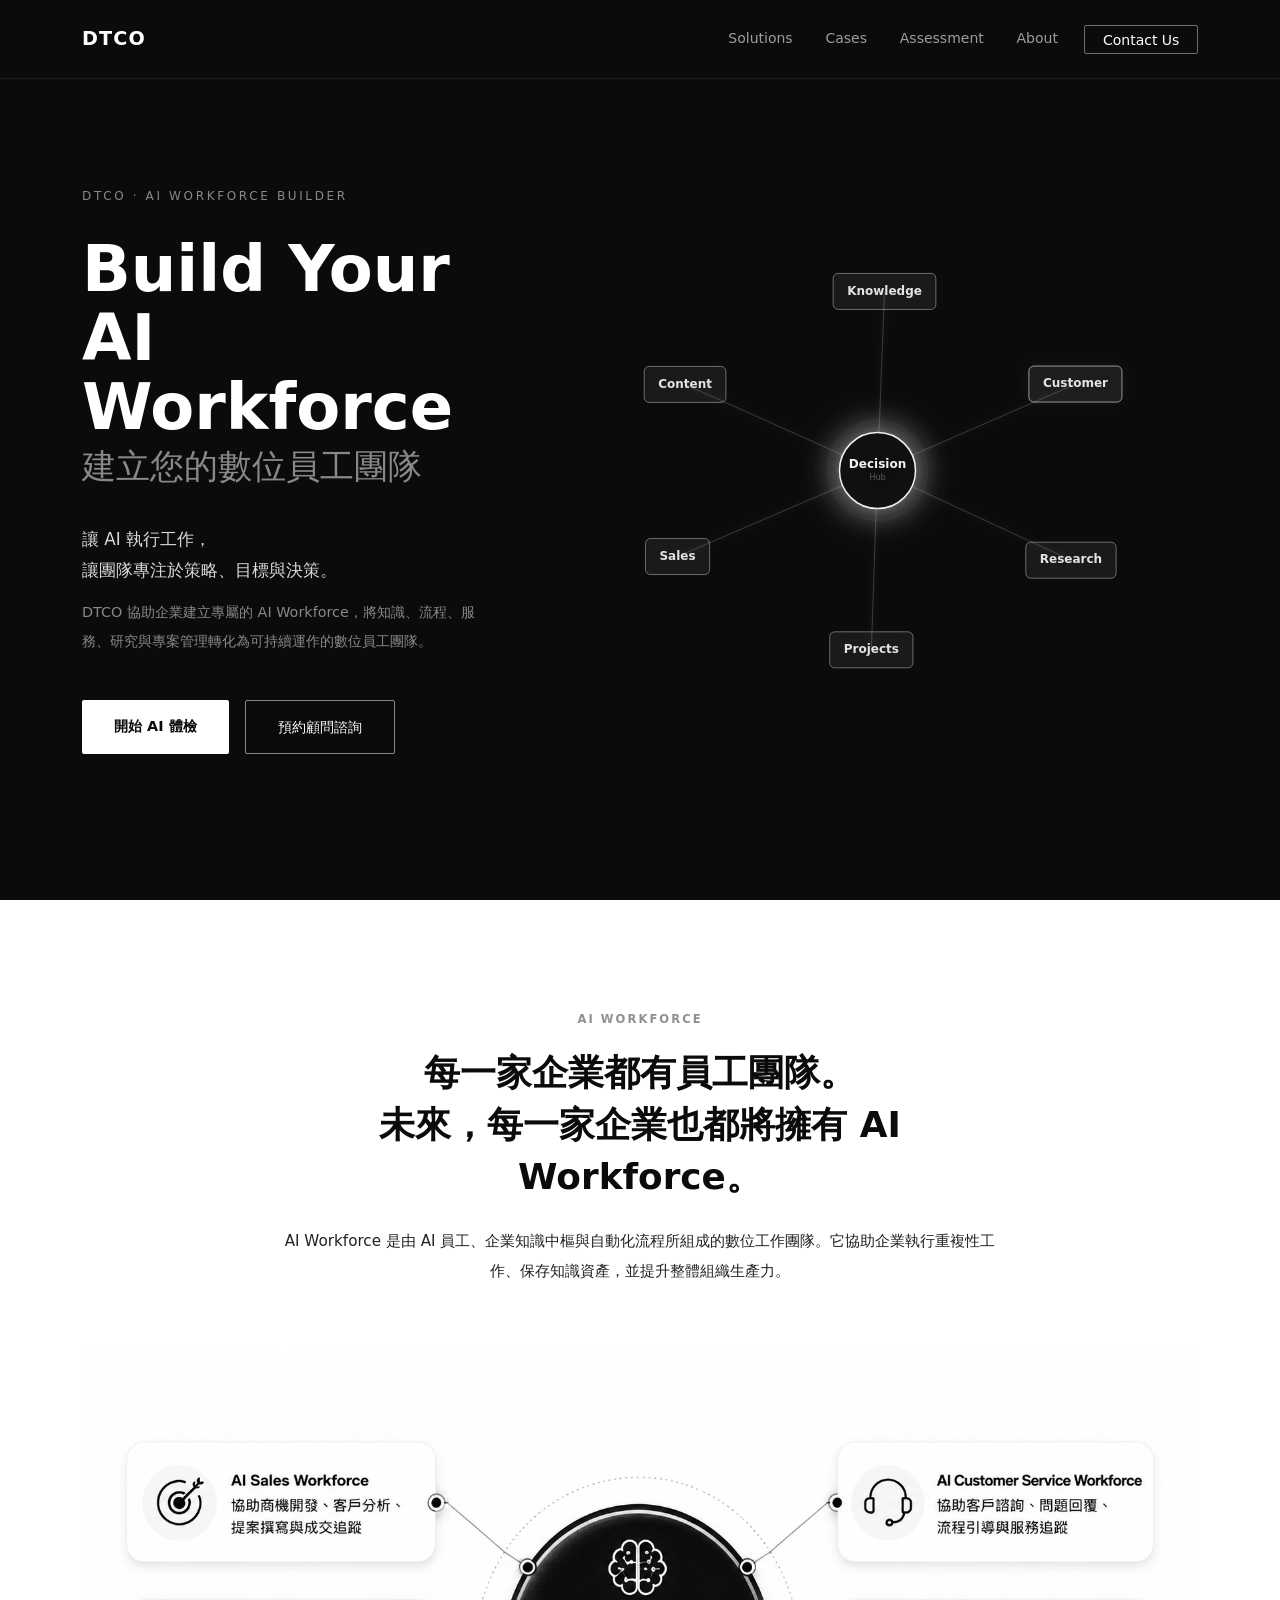
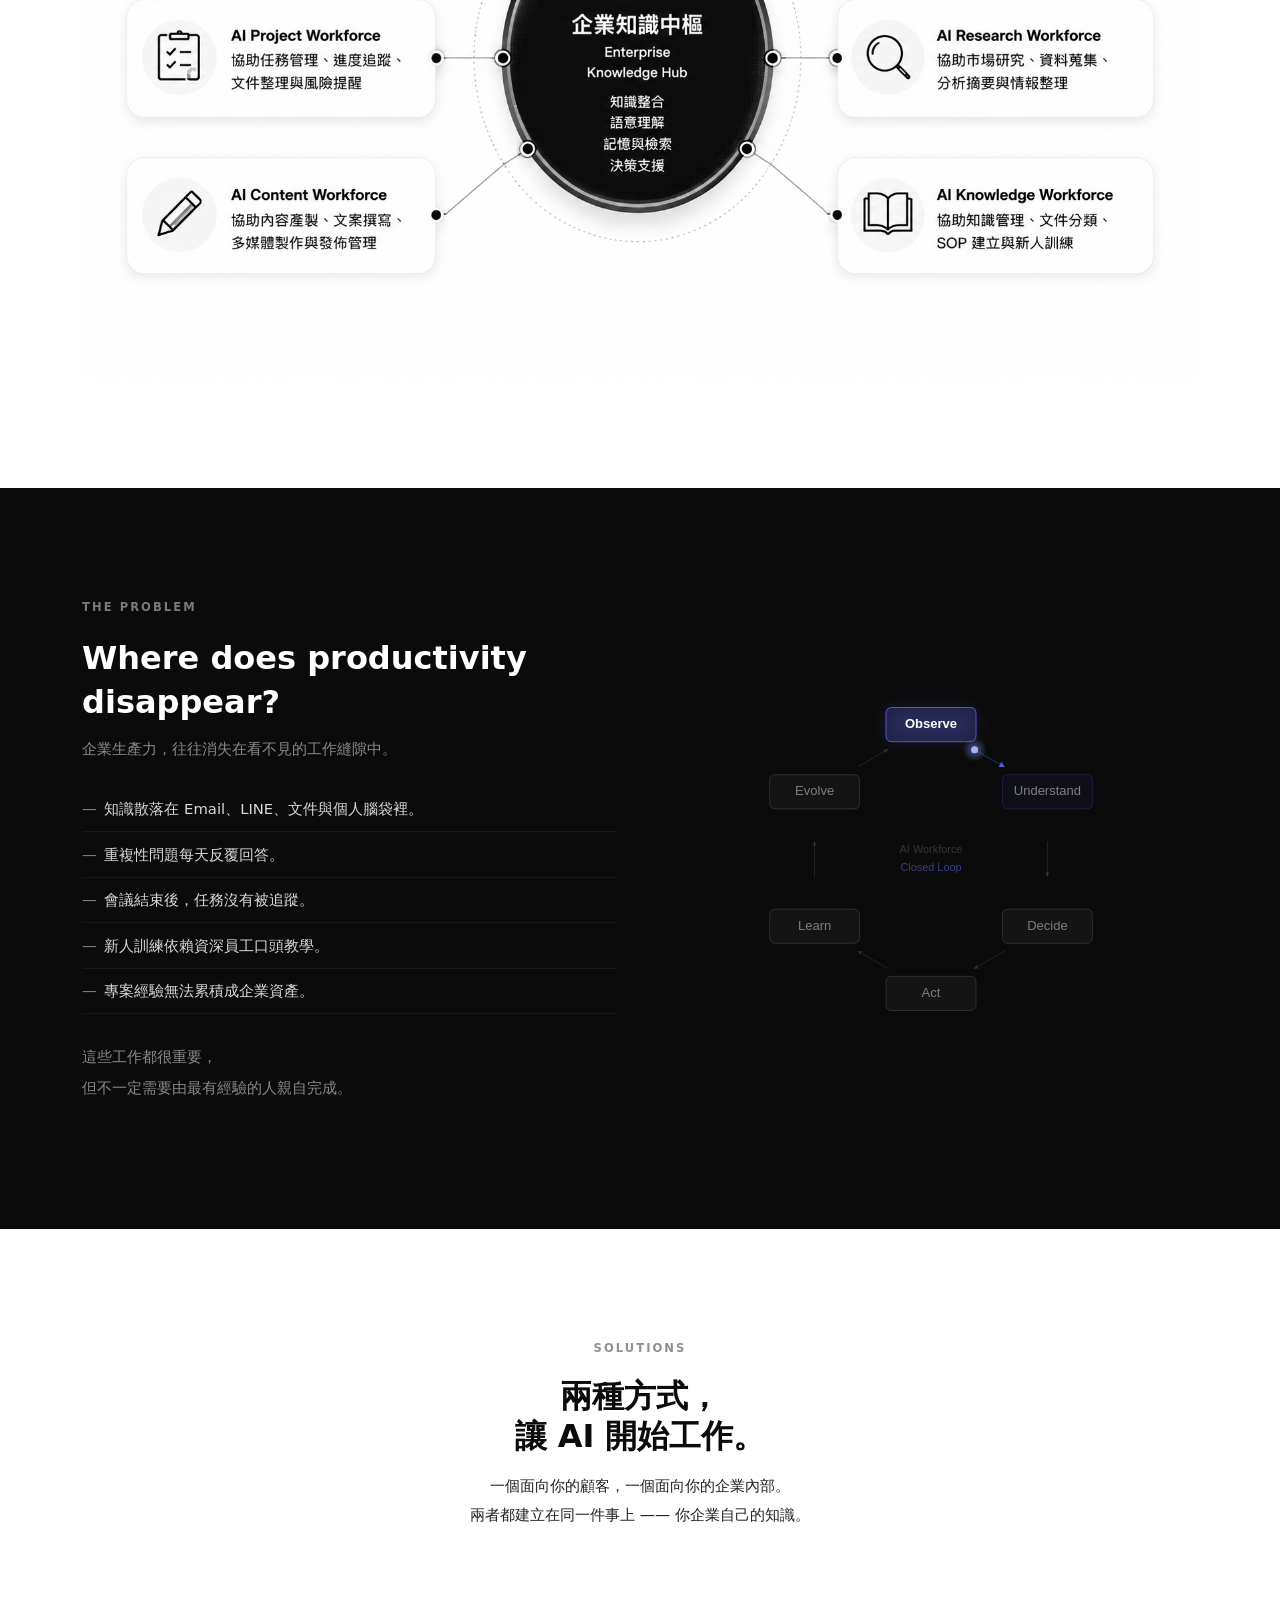
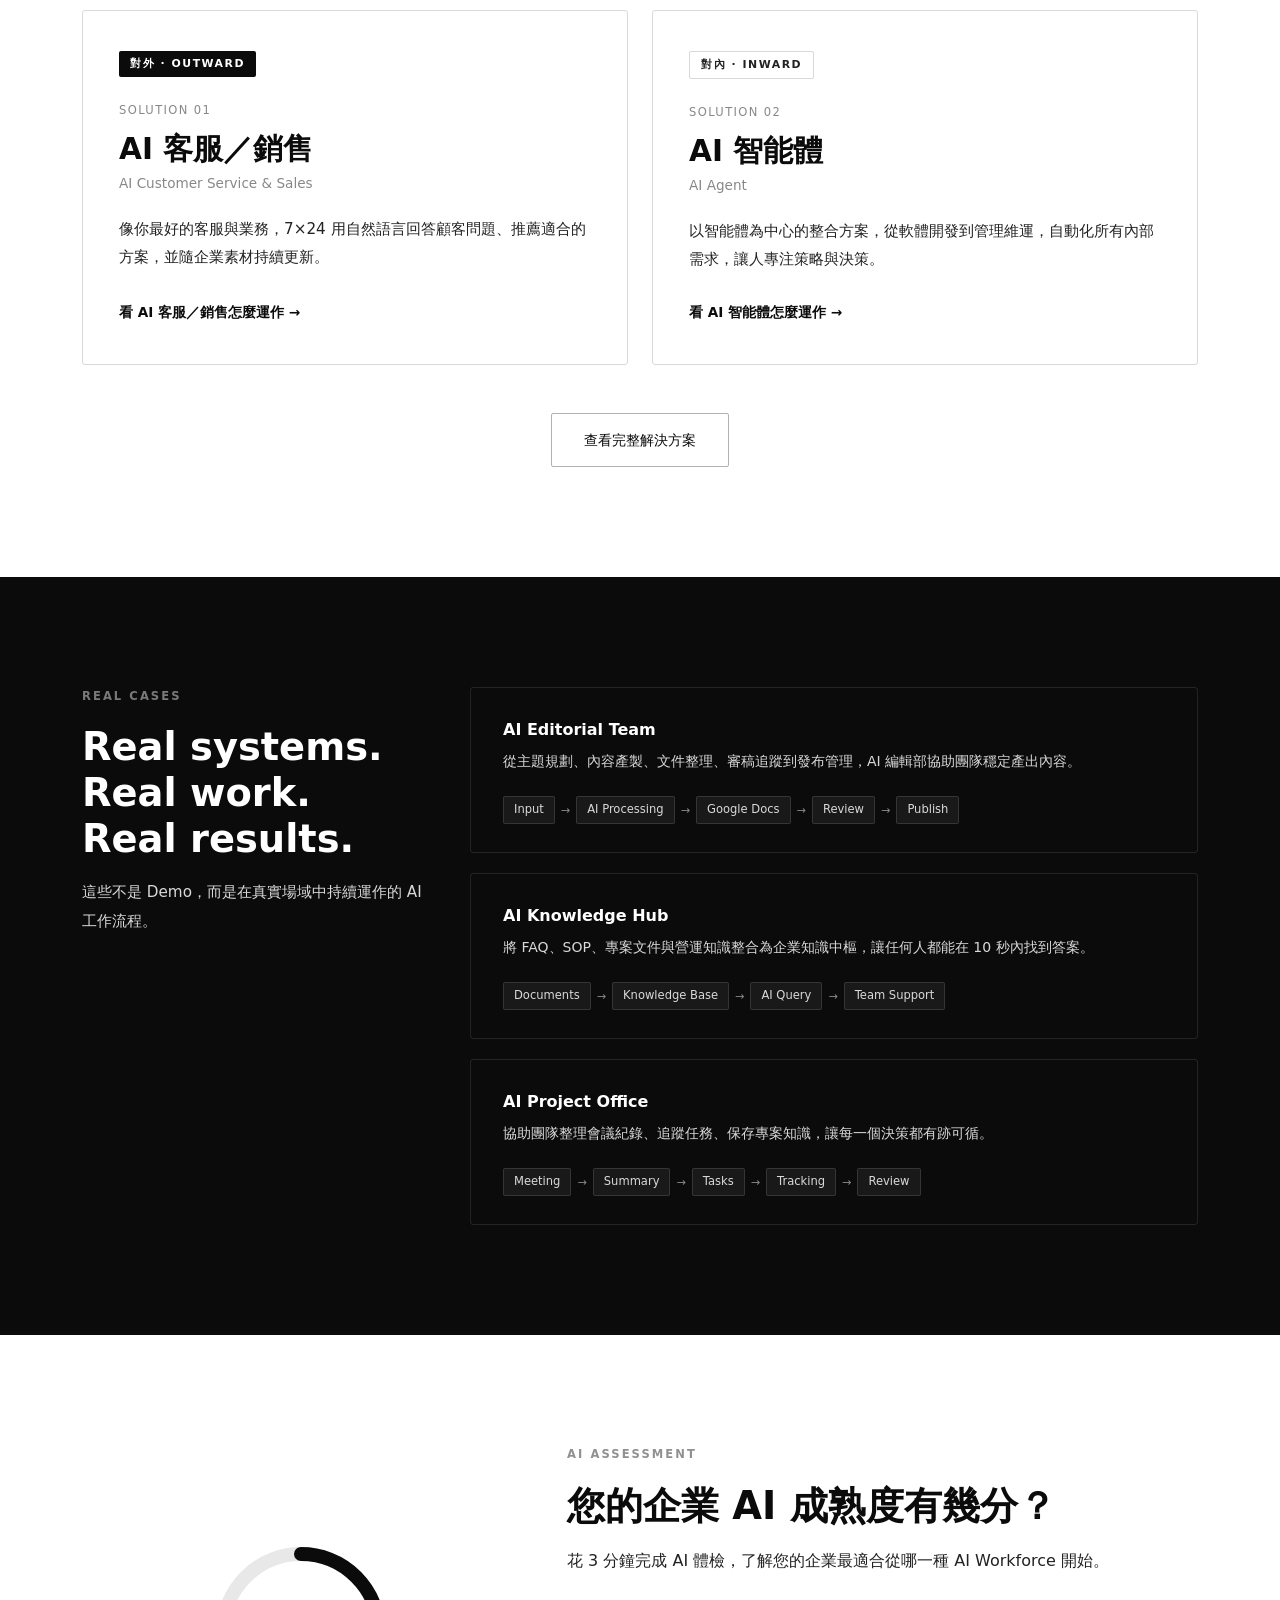
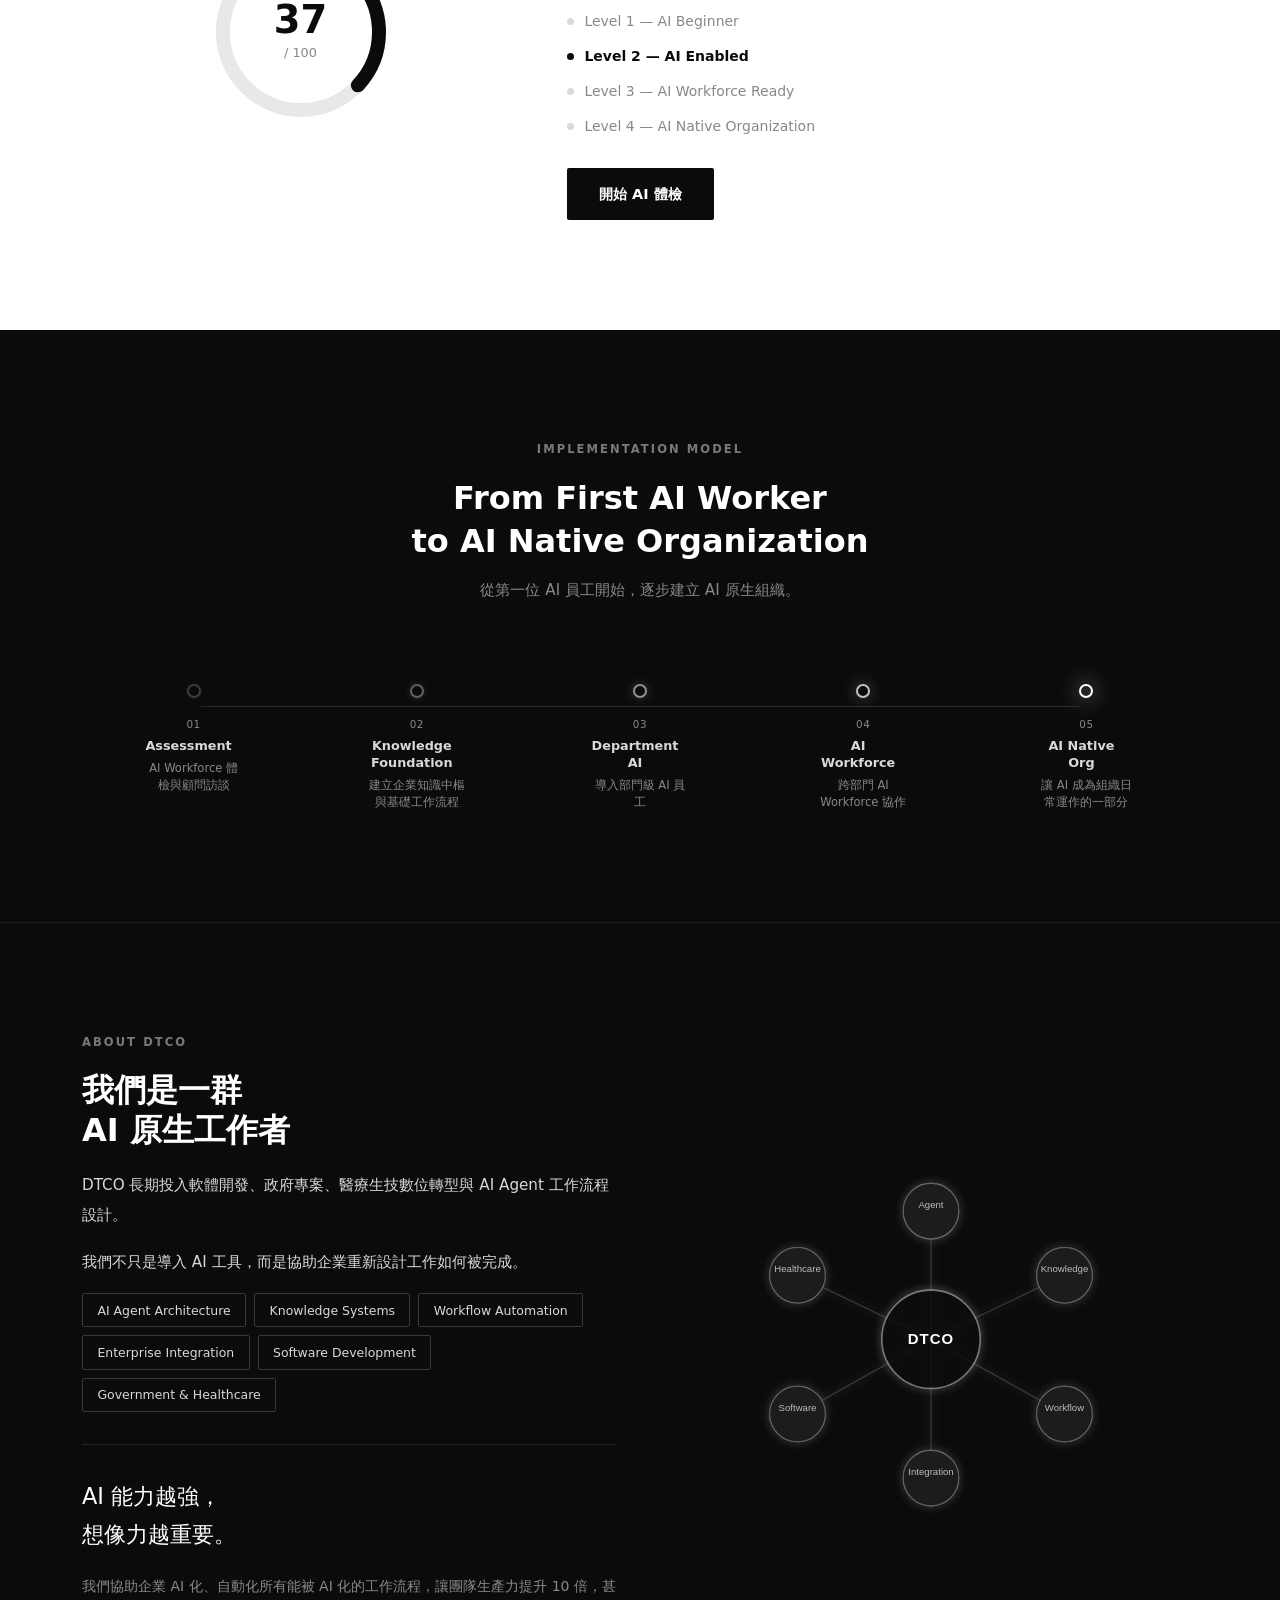
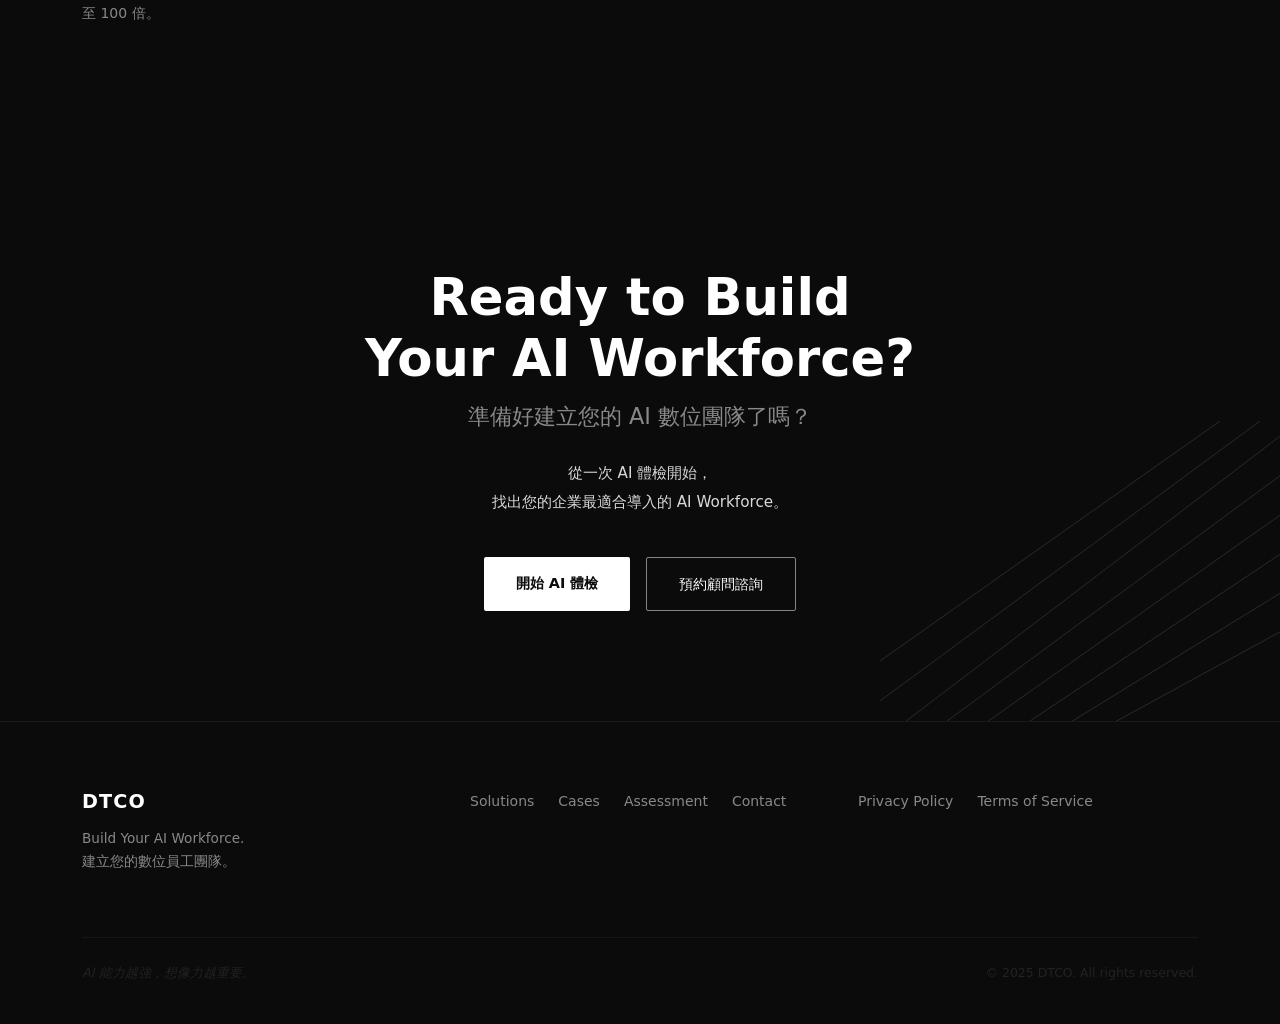
<file: index.html>
<!DOCTYPE html>
<html lang="zh-TW">
<head>
  <meta charset="UTF-8">
  <meta name="viewport" content="width=device-width, initial-scale=1.0">
  <title>DTCO · Build Your AI Workforce</title>
  <link href="https://cdn.jsdelivr.net/npm/bootstrap@5.3.3/dist/css/bootstrap.min.css" rel="stylesheet">
  <link rel="stylesheet" href="assets/css/style.css">
</head>
<body>

<!-- ===== NAVBAR ===== -->
<nav class="navbar navbar-expand-lg fixed-top">
  <div class="container">
    <a class="navbar-brand" href="/">DTCO</a>
    <button class="navbar-toggler border-0" type="button" data-bs-toggle="offcanvas" data-bs-target="#mobileNav">
      <span style="display:block;width:22px;height:1.5px;background:#fff;margin:5px 0;"></span>
      <span style="display:block;width:22px;height:1.5px;background:#fff;margin:5px 0;"></span>
      <span style="display:block;width:22px;height:1.5px;background:#fff;margin:5px 0;"></span>
    </button>
    <div class="collapse navbar-collapse" id="navLinks">
      <ul class="navbar-nav ms-auto align-items-center gap-1">
        <li class="nav-item"><a class="nav-link" href="solutions.html">Solutions</a></li>
        <li class="nav-item"><a class="nav-link" href="cases.html">Cases</a></li>
        <li class="nav-item"><a class="nav-link" href="assessment.html">Assessment</a></li>
        <li class="nav-item"><a class="nav-link" href="#about">About</a></li>
        <li class="nav-item ms-2"><a class="btn-nav" href="contact.html">Contact Us</a></li>
      </ul>
    </div>
  </div>
</nav>

<!-- Mobile Nav -->
<div class="offcanvas offcanvas-end" id="mobileNav">
  <div class="offcanvas-header">
    <span class="navbar-brand">DTCO</span>
    <button type="button" class="btn-close" data-bs-dismiss="offcanvas"></button>
  </div>
  <div class="offcanvas-body">
    <ul class="navbar-nav">
      <li class="nav-item"><a class="nav-link" href="solutions.html">Solutions</a></li>
      <li class="nav-item"><a class="nav-link" href="cases.html">Cases</a></li>
      <li class="nav-item"><a class="nav-link" href="assessment.html">Assessment</a></li>
      <li class="nav-item"><a class="nav-link" href="#about">About</a></li>
      <li class="nav-item mt-3"><a class="btn-nav d-inline-block" href="contact.html">Contact Us</a></li>
    </ul>
  </div>
</div>

<!-- ===== S1: HERO ===== -->
<section id="hero" class="section-dark">
  <div class="container">
    <div class="row align-items-center">
      <div class="col-lg-5">
        <p class="hero-eyebrow fade-in">DTCO · AI Workforce Builder</p>
        <h1 class="hero-title fade-in">Build Your<br>AI Workforce</h1>
        <p class="hero-title-zh fade-in">建立您的數位員工團隊</p>
        <p class="hero-slogan fade-in">讓 AI 執行工作，<br>讓團隊專注於策略、目標與決策。</p>
        <p class="hero-desc fade-in">
          DTCO 協助企業建立專屬的 AI Workforce，將知識、流程、服務、研究與專案管理轉化為可持續運作的數位員工團隊。
        </p>
        <div class="hero-cta-group fade-in">
          <a href="assessment.html" class="btn-primary-w">開始 AI 體檢</a>
          <a href="contact.html" class="btn-outline-w">預約顧問諮詢</a>
        </div>
      </div>
      <div class="col-lg-7 hero-canvas-col fade-in">
        <div class="hero-canvas-wrap">
          <canvas id="hero-canvas"></canvas>
        </div>
      </div>
    </div>
  </div>
</section>

<!-- ===== S2: AI WORKFORCE CONCEPT ===== -->
<section id="concept" class="section-light section-pad">
  <div class="container">
    <div class="row justify-content-center">
      <div class="col-lg-8 text-center fade-in mb-5">
        <span class="section-label">AI Workforce</span>
        <h2 class="concept-title">
          每一家企業都有員工團隊。<br>
          未來，每一家企業也都將擁有 AI Workforce。
        </h2>
        <p class="concept-desc">
          AI Workforce 是由 AI 員工、企業知識中樞與自動化流程所組成的數位工作團隊。它協助企業執行重複性工作、保存知識資產，並提升整體組織生產力。
        </p>
      </div>
    </div>
    <div class="row fade-in">
      <div class="col-12">
        <img src="assets/img/enterprise-brain.png" alt="Enterprise AI Brain" style="width:100%;border-radius:12px;">
      </div>
    </div>
  </div>
</section>

<!-- ===== S3: PROBLEM ===== -->
<section id="problem" class="section-dark section-pad">
  <div class="container">
    <div class="row align-items-center g-5">
      <div class="col-lg-6 fade-in">
        <span class="section-label">The Problem</span>
        <h2>Where does productivity<br>disappear?</h2>
        <p style="color:var(--gray-500);font-size:0.95rem;margin-top:0.75rem;">企業生產力，往往消失在看不見的工作縫隙中。</p>
        <ul class="pain-list mt-4">
          <li>知識散落在 Email、LINE、文件與個人腦袋裡。</li>
          <li>重複性問題每天反覆回答。</li>
          <li>會議結束後，任務沒有被追蹤。</li>
          <li>新人訓練依賴資深員工口頭教學。</li>
          <li>專案經驗無法累積成企業資產。</li>
        </ul>
        <p class="problem-closing">
          這些工作都很重要，<br>但不一定需要由最有經驗的人親自完成。
        </p>
      </div>
      <div class="col-lg-6 fade-in d-flex justify-content-center">
        <div style="width:100%;max-width:420px;">
          <canvas id="problem-canvas" style="display:block;width:100%;"></canvas>
        </div>
      </div>
    </div>
  </div>
</section>

<!-- ===== S4: SOLUTIONS ===== -->
<section id="modules" class="section-light section-pad">
  <div class="container">
    <div class="section-header text-center fade-in">
      <span class="section-label d-block">Solutions</span>
      <h2>兩種方式，<br>讓 AI 開始工作。</h2>
      <p class="section-desc mt-3">一個面向你的顧客，一個面向你的企業內部。<br>兩者都建立在同一件事上 —— 你企業自己的知識。</p>
    </div>
    <div class="row g-4 mt-2">
      <div class="col-lg-6 fade-in">
        <div class="solution-card">
          <span class="solution-badge badge-out">對外 · Outward</span>
          <div class="solution-num">SOLUTION 01</div>
          <h3>AI 客服／銷售</h3>
          <span class="solution-zh">AI Customer Service &amp; Sales</span>
          <p class="solution-oneliner">像你最好的客服與業務，7×24 用自然語言回答顧客問題、推薦適合的方案，並隨企業素材持續更新。</p>
          <a href="solutions.html#sol-cs" class="solution-link">看 AI 客服／銷售怎麼運作 →</a>
        </div>
      </div>
      <div class="col-lg-6 fade-in">
        <div class="solution-card">
          <span class="solution-badge badge-in">對內 · Inward</span>
          <div class="solution-num">SOLUTION 02</div>
          <h3>AI 智能體</h3>
          <span class="solution-zh">AI Agent</span>
          <p class="solution-oneliner">以智能體為中心的整合方案，從軟體開發到管理維運，自動化所有內部需求，讓人專注策略與決策。</p>
          <a href="solutions.html#sol-agent" class="solution-link">看 AI 智能體怎麼運作 →</a>
        </div>
      </div>
    </div>
    <div class="text-center fade-in mt-5">
      <a href="solutions.html" class="btn-outline-d">查看完整解決方案</a>
    </div>
  </div>
</section>

<!-- ===== S5: REAL CASES ===== -->
<section id="cases" class="section-dark section-pad">
  <div class="container">
    <div class="row g-5 align-items-start">
      <div class="col-lg-4 fade-in">
        <div class="cases-header">
          <span class="section-label">Real Cases</span>
          <h2>Real systems.<br>Real work.<br>Real results.</h2>
          <p class="cases-desc">
            這些不是 Demo，而是在真實場域中持續運作的 AI 工作流程。
          </p>
        </div>
      </div>
      <div class="col-lg-8 fade-in">
        <div class="case-card">
          <h5>AI Editorial Team</h5>
          <p>從主題規劃、內容產製、文件整理、審稿追蹤到發布管理，AI 編輯部協助團隊穩定產出內容。</p>
          <div class="case-flow">
            <span class="flow-node">Input</span>
            <span class="flow-arrow">→</span>
            <span class="flow-node">AI Processing</span>
            <span class="flow-arrow">→</span>
            <span class="flow-node">Google Docs</span>
            <span class="flow-arrow">→</span>
            <span class="flow-node">Review</span>
            <span class="flow-arrow">→</span>
            <span class="flow-node">Publish</span>
          </div>
        </div>
        <div class="case-card">
          <h5>AI Knowledge Hub</h5>
          <p>將 FAQ、SOP、專案文件與營運知識整合為企業知識中樞，讓任何人都能在 10 秒內找到答案。</p>
          <div class="case-flow">
            <span class="flow-node">Documents</span>
            <span class="flow-arrow">→</span>
            <span class="flow-node">Knowledge Base</span>
            <span class="flow-arrow">→</span>
            <span class="flow-node">AI Query</span>
            <span class="flow-arrow">→</span>
            <span class="flow-node">Team Support</span>
          </div>
        </div>
        <div class="case-card" style="margin-bottom:0;">
          <h5>AI Project Office</h5>
          <p>協助團隊整理會議紀錄、追蹤任務、保存專案知識，讓每一個決策都有跡可循。</p>
          <div class="case-flow">
            <span class="flow-node">Meeting</span>
            <span class="flow-arrow">→</span>
            <span class="flow-node">Summary</span>
            <span class="flow-arrow">→</span>
            <span class="flow-node">Tasks</span>
            <span class="flow-arrow">→</span>
            <span class="flow-node">Tracking</span>
            <span class="flow-arrow">→</span>
            <span class="flow-node">Review</span>
          </div>
        </div>
      </div>
    </div>
  </div>
</section>

<!-- ===== S6: AI ASSESSMENT CTA ===== -->
<section id="assessment-cta" class="section-light section-pad">
  <div class="container">
    <div class="row align-items-center g-5">
      <div class="col-lg-5 fade-in">
        <div class="score-wrap">
          <div class="score-ring-container">
            <svg width="200" height="200" viewBox="0 0 200 200">
              <circle cx="100" cy="100" r="78" fill="none" stroke="#e8e8e8" stroke-width="14"/>
              <circle cx="100" cy="100" r="78" fill="none" stroke="#0b0b0b" stroke-width="14"
                stroke-dasharray="181 490.1" stroke-linecap="round"/>
            </svg>
            <div class="score-ring-center">
              <span class="score-number">37</span>
              <span class="score-denom">/ 100</span>
            </div>
          </div>
        </div>
      </div>
      <div class="col-lg-7 fade-in">
        <span class="section-label">AI Assessment</span>
        <h2 style="font-size:clamp(1.75rem,3vw,2.5rem);margin-bottom:1rem;">您的企業 AI 成熟度有幾分？</h2>
        <p style="color:var(--gray-800);line-height:1.9;margin-bottom:1.75rem;">
          花 3 分鐘完成 AI 體檢，了解您的企業最適合從哪一種 AI Workforce 開始。
        </p>
        <ul class="level-list mb-4">
          <li><span class="level-dot"></span>Level 1 — AI Beginner</li>
          <li class="highlight"><span class="level-dot"></span>Level 2 — AI Enabled</li>
          <li><span class="level-dot"></span>Level 3 — AI Workforce Ready</li>
          <li><span class="level-dot"></span>Level 4 — AI Native Organization</li>
        </ul>
        <a href="assessment.html" class="btn-primary-d">開始 AI 體檢</a>
      </div>
    </div>
  </div>
</section>

<!-- ===== S7: IMPLEMENTATION MODEL ===== -->
<section id="implementation" class="section-dark section-pad">
  <div class="container">
    <div class="row">
      <div class="col-lg-8 mx-auto text-center fade-in">
        <span class="section-label">Implementation Model</span>
        <h2>From First AI Worker<br>to AI Native Organization</h2>
        <p style="color:var(--gray-500);margin-top:0.75rem;font-size:0.95rem;line-height:1.9;">
          從第一位 AI 員工開始，逐步建立 AI 原生組織。
        </p>
      </div>
    </div>
    <div class="timeline-outer fade-in">
      <div class="timeline-track d-none d-md-block"></div>
      <div class="timeline-stages">
        <div class="timeline-stage">
          <div class="t-node"></div>
          <div>
            <div class="t-num">01</div>
            <div class="t-name">Assessment</div>
            <div class="t-desc">AI Workforce 體檢與顧問訪談</div>
          </div>
        </div>
        <div class="timeline-stage">
          <div class="t-node"></div>
          <div>
            <div class="t-num">02</div>
            <div class="t-name">Knowledge Foundation</div>
            <div class="t-desc">建立企業知識中樞與基礎工作流程</div>
          </div>
        </div>
        <div class="timeline-stage">
          <div class="t-node"></div>
          <div>
            <div class="t-num">03</div>
            <div class="t-name">Department AI</div>
            <div class="t-desc">導入部門級 AI 員工</div>
          </div>
        </div>
        <div class="timeline-stage">
          <div class="t-node"></div>
          <div>
            <div class="t-num">04</div>
            <div class="t-name">AI Workforce</div>
            <div class="t-desc">跨部門 AI Workforce 協作</div>
          </div>
        </div>
        <div class="timeline-stage">
          <div class="t-node"></div>
          <div>
            <div class="t-num">05</div>
            <div class="t-name">AI Native Org</div>
            <div class="t-desc">讓 AI 成為組織日常運作的一部分</div>
          </div>
        </div>
      </div>
    </div>
  </div>
</section>

<!-- ===== S8: ABOUT DTCO ===== -->
<section id="about" class="section-dark section-pad" style="border-top:1px solid rgba(255,255,255,0.07);">
  <div class="container">
    <div class="row align-items-center g-5">
      <div class="col-lg-6 fade-in">
        <span class="section-label">About DTCO</span>
        <h2>我們是一群<br>AI 原生工作者</h2>
        <p class="about-desc mt-3">
          DTCO 長期投入軟體開發、政府專案、醫療生技數位轉型與 AI Agent 工作流程設計。
        </p>
        <p class="about-desc">
          我們不只是導入 AI 工具，而是協助企業重新設計工作如何被完成。
        </p>
        <div class="capability-tags mt-3">
          <span class="cap-tag">AI Agent Architecture</span>
          <span class="cap-tag">Knowledge Systems</span>
          <span class="cap-tag">Workflow Automation</span>
          <span class="cap-tag">Enterprise Integration</span>
          <span class="cap-tag">Software Development</span>
          <span class="cap-tag">Government &amp; Healthcare</span>
        </div>
        <div class="philosophy-block">
          <p>AI 能力越強，<br>想像力越重要。</p>
          <p class="sub">
            我們協助企業 AI 化、自動化所有能被 AI 化的工作流程，讓團隊生產力提升 10 倍，甚至 100 倍。
          </p>
        </div>
      </div>
      <div class="col-lg-6 fade-in">
        <!-- DTCO Capability Map SVG -->
        <svg viewBox="0 0 500 420" xmlns="http://www.w3.org/2000/svg" style="width:100%;">
          <defs>
            <filter id="glow-cap" x="-50%" y="-50%" width="200%" height="200%">
              <feGaussianBlur in="SourceGraphic" stdDeviation="4" result="blur"/>
              <feMerge><feMergeNode in="blur"/><feMergeNode in="SourceGraphic"/></feMerge>
            </filter>
          </defs>
          <!-- Lines -->
          <g stroke="rgba(255,255,255,0.2)" stroke-width="1" filter="url(#glow-cap)">
            <line x1="250" y1="210" x2="250" y2="90"/>
            <line x1="250" y1="210" x2="375" y2="150"/>
            <line x1="250" y1="210" x2="375" y2="280"/>
            <line x1="250" y1="210" x2="250" y2="340"/>
            <line x1="250" y1="210" x2="125" y2="280"/>
            <line x1="250" y1="210" x2="125" y2="150"/>
          </g>
          <!-- Outer nodes -->
          <g fill="#1a1a1a" stroke="rgba(255,255,255,0.3)" stroke-width="1" filter="url(#glow-cap)">
            <circle cx="250" cy="90" r="26"/>
            <circle cx="375" cy="150" r="26"/>
            <circle cx="375" cy="280" r="26"/>
            <circle cx="250" cy="340" r="26"/>
            <circle cx="125" cy="280" r="26"/>
            <circle cx="125" cy="150" r="26"/>
          </g>
          <g fill="rgba(255,255,255,0.7)" font-size="9" font-family="Inter,sans-serif" font-weight="500" text-anchor="middle">
            <text x="250" y="87">Agent</text>
            <text x="375" y="147">Knowledge</text>
            <text x="375" y="277">Workflow</text>
            <text x="250" y="337">Integration</text>
            <text x="125" y="277">Software</text>
            <text x="125" y="147">Healthcare</text>
          </g>
          <!-- Center DTCO node -->
          <circle cx="250" cy="210" r="46" fill="#0b0b0b" stroke="rgba(255,255,255,0.45)" stroke-width="1.5" filter="url(#glow-cap)">
            <animate attributeName="opacity" values="1;0.7;1" dur="4s" repeatCount="indefinite"/>
          </circle>
          <text x="250" y="214" text-anchor="middle" fill="white" font-size="14" font-family="Inter,sans-serif" font-weight="700" letter-spacing="1">DTCO</text>
        </svg>
      </div>
    </div>
  </div>
</section>

<!-- ===== S9: FINAL CTA ===== -->
<section id="final-cta" class="section-dark section-pad">
  <div class="container">
    <div class="cta-content fade-in">
      <h2>Ready to Build<br>Your AI Workforce?</h2>
      <p class="cta-zh">準備好建立您的 AI 數位團隊了嗎？</p>
      <p class="cta-desc">
        從一次 AI 體檢開始，<br>找出您的企業最適合導入的 AI Workforce。
      </p>
      <div class="d-flex gap-3 justify-content-center flex-wrap">
        <a href="assessment.html" class="btn-primary-w">開始 AI 體檢</a>
        <a href="contact.html" class="btn-outline-w">預約顧問諮詢</a>
      </div>
    </div>
  </div>
  <!-- Decorative light lines -->
  <svg class="final-cta-light" viewBox="0 0 420 320" xmlns="http://www.w3.org/2000/svg">
    <g stroke="white" stroke-width="1" fill="none">
      <line x1="0" y1="320" x2="420" y2="0"/>
      <line x1="40" y1="320" x2="420" y2="40"/>
      <line x1="80" y1="320" x2="420" y2="80"/>
      <line x1="120" y1="320" x2="420" y2="120"/>
      <line x1="160" y1="320" x2="420" y2="160"/>
      <line x1="200" y1="320" x2="420" y2="200"/>
      <line x1="0" y1="280" x2="380" y2="0"/>
      <line x1="0" y1="240" x2="340" y2="0"/>
    </g>
  </svg>
</section>

<!-- ===== S10: FOOTER ===== -->
<footer>
  <div class="container">
    <div class="row g-5">
      <div class="col-lg-4">
        <span class="footer-brand">DTCO</span>
        <p class="footer-tagline">Build Your AI Workforce.<br>建立您的數位員工團隊。</p>
      </div>
      <div class="col-lg-4">
        <ul class="footer-links">
          <li><a href="solutions.html">Solutions</a></li>
          <li><a href="cases.html">Cases</a></li>
          <li><a href="assessment.html">Assessment</a></li>
          <li><a href="contact.html">Contact</a></li>
        </ul>
      </div>
      <div class="col-lg-4">
        <ul class="footer-links">
          <li><a href="#">Privacy Policy</a></li>
          <li><a href="#">Terms of Service</a></li>
        </ul>
      </div>
    </div>
    <div class="footer-bottom">
      <span class="footer-philosophy">AI 能力越強，想像力越重要。</span>
      <span class="footer-copy">&copy; 2025 DTCO. All rights reserved.</span>
    </div>
  </div>
</footer>

<script src="https://cdn.jsdelivr.net/npm/bootstrap@5.3.3/dist/js/bootstrap.bundle.min.js"></script>
<script src="assets/js/main.js"></script>
<script src="assets/js/hero-canvas.js"></script>
<script src="assets/js/problem-canvas.js"></script>
</body>
</html>
</file>
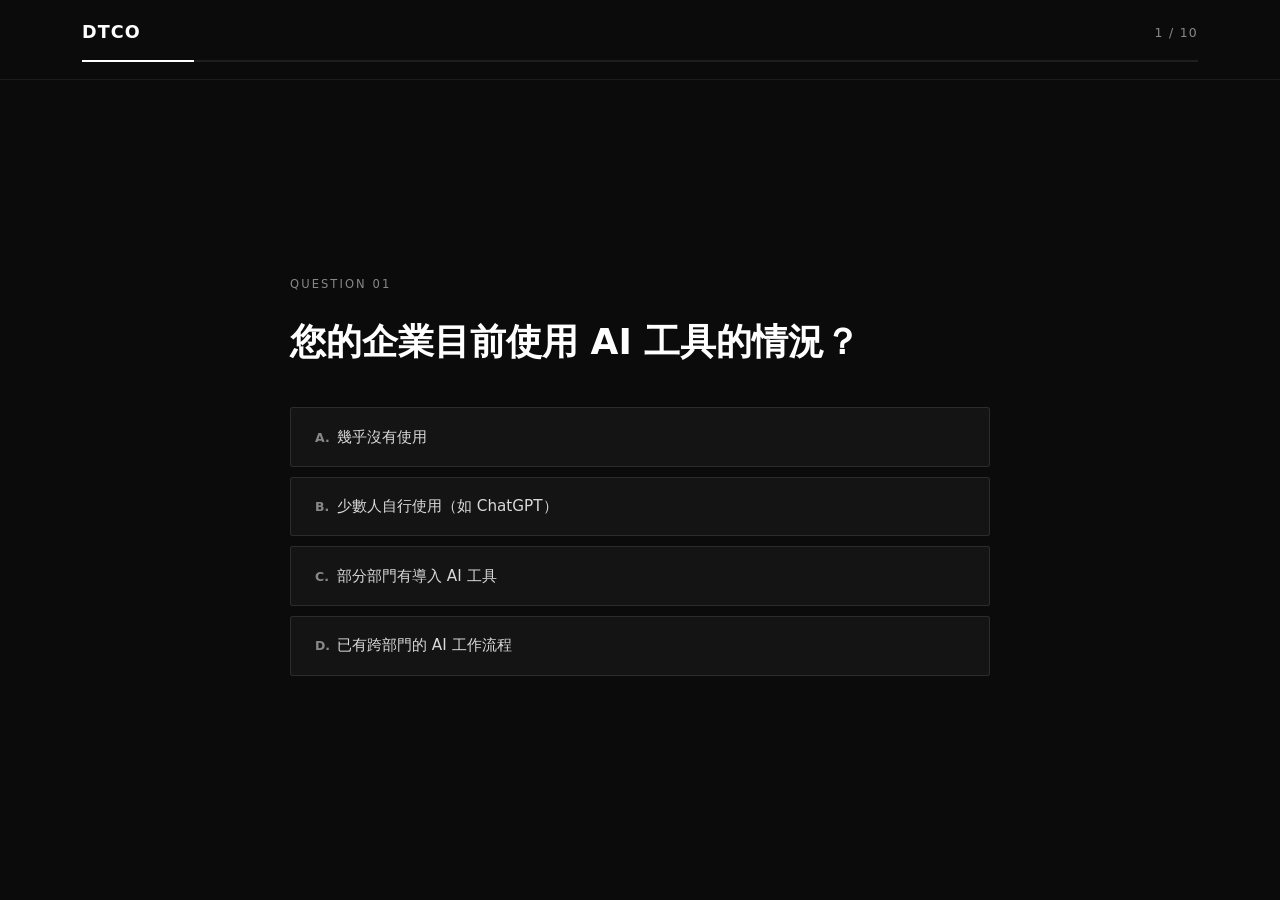
<file: assessment.html>
<!DOCTYPE html>
<html lang="zh-TW">
<head>
  <meta charset="UTF-8">
  <meta name="viewport" content="width=device-width, initial-scale=1.0">
  <title>AI 體檢 · DTCO</title>
  <link href="https://cdn.jsdelivr.net/npm/bootstrap@5.3.3/dist/css/bootstrap.min.css" rel="stylesheet">
  <link rel="stylesheet" href="assets/css/style.css">
  <style>
    body { background: var(--dark); color: var(--white); }

    #quiz-header {
      position: fixed;
      top: 0; left: 0; right: 0;
      z-index: 100;
      background: var(--dark);
      border-bottom: 1px solid rgba(255,255,255,0.07);
      padding: 1.1rem 0;
    }

    .quiz-nav {
      display: flex;
      align-items: center;
      justify-content: space-between;
    }

    .quiz-brand {
      font-weight: 700;
      font-size: 1.1rem;
      color: var(--white);
      letter-spacing: 0.06em;
      text-decoration: none;
    }

    .quiz-progress-text {
      font-size: 0.78rem;
      color: var(--gray-500);
      letter-spacing: 0.1em;
    }

    .progress-bar-wrap {
      height: 2px;
      background: rgba(255,255,255,0.08);
      margin-top: 0.75rem;
    }
    .progress-bar-fill {
      height: 2px;
      background: var(--white);
      transition: width 0.4s ease;
    }

    /* Quiz screens */
    #quiz-screen {
      min-height: 100vh;
      display: flex;
      align-items: center;
      justify-content: center;
      padding: 120px 0 60px;
    }

    .question-wrap { max-width: 700px; width: 100%; }

    .question-num {
      font-size: 0.72rem;
      letter-spacing: 0.18em;
      color: var(--gray-500);
      text-transform: uppercase;
      margin-bottom: 1.5rem;
    }

    .question-text {
      font-size: clamp(1.5rem, 3.5vw, 2.25rem);
      font-weight: 600;
      line-height: 1.35;
      margin-bottom: 2.5rem;
      color: var(--white);
    }

    .option-btn {
      display: block;
      width: 100%;
      text-align: left;
      background: rgba(255,255,255,0.04);
      border: 1px solid rgba(255,255,255,0.1);
      border-radius: 3px;
      padding: 1.1rem 1.5rem;
      color: var(--gray-300);
      font-size: 0.95rem;
      line-height: 1.5;
      cursor: pointer;
      transition: background 0.18s, border-color 0.18s, color 0.18s;
      margin-bottom: 0.6rem;
    }
    .option-btn:hover {
      background: rgba(255,255,255,0.1);
      border-color: rgba(255,255,255,0.35);
      color: var(--white);
    }
    .option-btn.selected {
      background: rgba(255,255,255,0.12);
      border-color: var(--white);
      color: var(--white);
    }

    .option-letter {
      display: inline-block;
      width: 22px;
      font-size: 0.78rem;
      color: var(--gray-500);
      font-weight: 600;
    }

    /* Result screen */
    #result-screen {
      display: none;
      min-height: 100vh;
      padding: 120px 0 80px;
    }

    .result-wrap { max-width: 680px; }

    .result-level-badge {
      display: inline-block;
      border: 1px solid rgba(255,255,255,0.3);
      padding: 0.4rem 1rem;
      border-radius: 2px;
      font-size: 0.78rem;
      color: var(--gray-300);
      letter-spacing: 0.1em;
      margin-bottom: 1.75rem;
    }

    .result-score-wrap {
      display: flex;
      align-items: center;
      gap: 2.5rem;
      margin-bottom: 3rem;
      flex-wrap: wrap;
    }

    .result-ring {
      position: relative;
      width: 140px;
      height: 140px;
      flex-shrink: 0;
    }
    .result-ring svg { transform: rotate(-90deg); }
    .result-ring-center {
      position: absolute;
      inset: 0;
      display: flex;
      flex-direction: column;
      align-items: center;
      justify-content: center;
    }
    .result-ring-num {
      font-size: 1.75rem;
      font-weight: 700;
      color: var(--white);
      line-height: 1;
    }
    .result-ring-denom {
      font-size: 0.75rem;
      color: var(--gray-500);
    }

    .result-level-title {
      font-size: clamp(1.6rem, 3vw, 2.4rem);
      font-weight: 700;
      line-height: 1.2;
    }
    .result-level-subtitle {
      font-size: 0.95rem;
      color: var(--gray-500);
      margin-top: 0.5rem;
    }

    .result-recs h5 {
      font-size: 0.75rem;
      letter-spacing: 0.15em;
      color: var(--gray-500);
      text-transform: uppercase;
      margin-bottom: 1rem;
    }

    .rec-item {
      display: flex;
      align-items: flex-start;
      gap: 0.75rem;
      padding: 0.9rem 0;
      border-bottom: 1px solid rgba(255,255,255,0.07);
    }
    .rec-num {
      font-size: 0.72rem;
      color: var(--gray-500);
      font-weight: 600;
      min-width: 20px;
      padding-top: 2px;
    }
    .rec-name {
      font-size: 0.95rem;
      font-weight: 600;
      color: var(--white);
    }
    .rec-desc {
      font-size: 0.82rem;
      color: var(--gray-500);
      margin-top: 0.15rem;
    }

    .result-cta {
      margin-top: 3rem;
      padding-top: 2.5rem;
      border-top: 1px solid rgba(255,255,255,0.1);
    }
    .result-cta h4 {
      font-size: 1.1rem;
      margin-bottom: 0.5rem;
    }
    .result-cta p {
      font-size: 0.9rem;
      color: var(--gray-500);
      margin-bottom: 1.5rem;
    }
    .result-cta-btns { display: flex; gap: 1rem; flex-wrap: wrap; }
  </style>
</head>
<body>

<!-- Header -->
<div id="quiz-header">
  <div class="container">
    <div class="quiz-nav">
      <a href="/" class="quiz-brand">DTCO</a>
      <span class="quiz-progress-text" id="progress-text">1 / 10</span>
    </div>
    <div class="progress-bar-wrap">
      <div class="progress-bar-fill" id="progress-bar" style="width:10%;"></div>
    </div>
  </div>
</div>

<!-- Quiz Screen -->
<div id="quiz-screen">
  <div class="container">
    <div class="question-wrap mx-auto">
      <div class="question-num" id="q-num">Question 01</div>
      <div class="question-text" id="q-text"></div>
      <div id="q-options"></div>
    </div>
  </div>
</div>

<!-- Result Screen -->
<div id="result-screen">
  <div class="container">
    <div class="result-wrap mx-auto">
      <div class="result-level-badge" id="result-badge">Level 2 — AI Enabled</div>

      <div class="result-score-wrap">
        <div class="result-ring">
          <svg width="140" height="140" viewBox="0 0 140 140">
            <circle cx="70" cy="70" r="56" fill="none" stroke="rgba(255,255,255,0.1)" stroke-width="10"/>
            <circle cx="70" cy="70" r="56" fill="none" stroke="white" stroke-width="10"
              stroke-dasharray="0 351.9" stroke-linecap="round" id="result-ring-fill"/>
          </svg>
          <div class="result-ring-center">
            <span class="result-ring-num" id="result-score-num">0</span>
            <span class="result-ring-denom">/ 30</span>
          </div>
        </div>
        <div>
          <div class="result-level-title" id="result-level-title">AI Enabled</div>
          <div class="result-level-subtitle" id="result-level-sub"></div>
        </div>
      </div>

      <div class="result-recs">
        <h5>建議優先導入</h5>
        <div id="result-recs-list"></div>
      </div>

      <div class="result-cta">
        <h4>下一步：預約 60 分鐘 Digital Workforce Discovery Workshop</h4>
        <p>由 DTCO 顧問協助您制定專屬的 AI Workforce 導入計畫。</p>
        <div class="result-cta-btns">
          <a href="contact.html" class="btn-primary-w">預約顧問諮詢</a>
          <a href="/" class="btn-outline-w">回到首頁</a>
        </div>
      </div>
    </div>
  </div>
</div>

<script src="https://cdn.jsdelivr.net/npm/bootstrap@5.3.3/dist/js/bootstrap.bundle.min.js"></script>
<script>
const questions = [
  {
    text: "您的企業目前使用 AI 工具的情況？",
    options: [
      "幾乎沒有使用",
      "少數人自行使用（如 ChatGPT）",
      "部分部門有導入 AI 工具",
      "已有跨部門的 AI 工作流程"
    ]
  },
  {
    text: "企業的知識與 SOP，目前保存在哪裡？",
    options: [
      "主要在員工腦袋裡",
      "散落在 Email、LINE 與個人文件中",
      "有文件，但難以查詢或更新不一致",
      "有系統化的知識庫，員工可自行查詢"
    ]
  },
  {
    text: "客服或內部問題，通常如何處理？",
    options: [
      "靠資深員工口頭回答",
      "有 FAQ，但員工不常用",
      "有客服系統，但回覆效率不穩定",
      "有標準化的客服流程與回覆機制"
    ]
  },
  {
    text: "業務機會與客戶跟單，如何追蹤？",
    options: [
      "靠業務員個人記憶或 Excel",
      "有 CRM 工具，但使用不一致",
      "有固定的業務追蹤流程",
      "有系統化的商機管理與分析"
    ]
  },
  {
    text: "會議結束後，任務如何追蹤？",
    options: [
      "幾乎沒有追蹤機制",
      "偶爾有會議紀錄，但執行率不穩定",
      "有專案管理工具，但使用不一致",
      "有完整的任務指派與進度追蹤流程"
    ]
  },
  {
    text: "新人訓練，主要靠什麼方式？",
    options: [
      "資深員工一對一口頭教學",
      "有一些文件，但不夠完整",
      "有訓練教材，但更新不及時",
      "有系統化的訓練流程與知識庫"
    ]
  },
  {
    text: "研究與市場情報，如何蒐集與整理？",
    options: [
      "沒有固定流程，靠個人自行搜尋",
      "偶爾有人整理，但不夠規律",
      "有定期報告，但耗費大量人力",
      "有系統化的情報蒐集與分析流程"
    ]
  },
  {
    text: "內容產出（文章、社群、電子報）的現況？",
    options: [
      "沒有固定的內容產出",
      "偶爾產出，缺乏規律",
      "有固定排程，但人力一直吃緊",
      "有穩定的內容生產流程"
    ]
  },
  {
    text: "您的團隊對導入 AI 工具的態度？",
    options: [
      "多數人持觀望或排斥態度",
      "少數人願意嘗試",
      "大部分人願意學習新工具",
      "團隊主動尋找 AI 解決方案"
    ]
  },
  {
    text: "您希望 AI 最先幫您解決哪一個問題？",
    options: [
      "讓企業知識可以被快速查詢，減少重複回答",
      "讓客服與業務的回應更快、更標準化",
      "讓會議與專案不再靠人力追蹤",
      "讓研究蒐集與內容產出更有效率"
    ]
  }
];

const levelData = [
  { min: 0,  max: 8,  level: 1, title: "AI Beginner",          sub: "您的企業尚在 AI 起步階段，現在是建立基礎的最佳時機。" },
  { min: 9,  max: 16, level: 2, title: "AI Enabled",           sub: "您的企業已具備基本 AI 意識，可以開始系統性導入 Workforce。" },
  { min: 17, max: 23, level: 3, title: "AI Workforce Ready",   sub: "您的企業組織已準備好，適合快速擴展 AI Workforce 規模。" },
  { min: 24, max: 30, level: 4, title: "AI Native Organization", sub: "您的企業具備高度 AI 成熟度，可進一步整合跨部門 AI Workforce。" }
];

const teamMap = {
  A: { name: "AI Knowledge Workforce",        desc: "建立企業知識庫，讓知識變成可查詢的資產。" },
  B: { name: "AI Customer Service Workforce", desc: "標準化客服流程，提升回應效率。" },
  B2: { name: "AI Sales Workforce",           desc: "系統化商機追蹤與業務流程管理。" },
  C: { name: "AI Project Workforce",          desc: "自動化會議紀錄、任務追蹤與專案管理。" },
  D: { name: "AI Research Workforce",         desc: "建立情報蒐集與分析的自動化流程。" },
  D2: { name: "AI Content Workforce",         desc: "穩定內容產出，解放人力創意。" }
};

// Map Q10 answer to recommended teams
const q10Recs = {
  0: ["A",  "C"],
  1: ["B",  "B2"],
  2: ["C",  "A"],
  3: ["D",  "D2"]
};

let answers = [];
let currentQ = 0;

function renderQuestion(index) {
  const q = questions[index];
  const letters = ["A", "B", "C", "D"];

  document.getElementById("q-num").textContent =
    "Question " + String(index + 1).padStart(2, "0");
  document.getElementById("q-text").textContent = q.text;

  const opts = document.getElementById("q-options");
  opts.innerHTML = "";
  q.options.forEach((opt, i) => {
    const btn = document.createElement("button");
    btn.className = "option-btn";
    btn.innerHTML = `<span class="option-letter">${letters[i]}.</span>${opt}`;
    btn.addEventListener("click", () => selectAnswer(i));
    opts.appendChild(btn);
  });

  updateProgress(index + 1);
}

function selectAnswer(idx) {
  answers[currentQ] = idx;

  // Flash selected
  const btns = document.querySelectorAll(".option-btn");
  btns.forEach(b => b.classList.remove("selected"));
  btns[idx].classList.add("selected");

  setTimeout(() => {
    currentQ++;
    if (currentQ < questions.length) {
      renderQuestion(currentQ);
    } else {
      showResult();
    }
  }, 300);
}

function updateProgress(current) {
  document.getElementById("progress-text").textContent = `${current} / 10`;
  document.getElementById("progress-bar").style.width = `${(current / 10) * 100}%`;
}

function showResult() {
  document.getElementById("quiz-screen").style.display = "none";
  document.getElementById("result-screen").style.display = "block";
  document.getElementById("progress-text").textContent = "完成";
  document.getElementById("progress-bar").style.width = "100%";

  const total = answers.reduce((sum, a) => sum + a, 0);
  const lv = levelData.find(l => total >= l.min && total <= l.max);

  // Score ring animation
  const circumference = 2 * Math.PI * 56; // 351.9
  const fill = (total / 30) * circumference;
  document.getElementById("result-ring-fill").setAttribute(
    "stroke-dasharray", `${fill.toFixed(1)} ${circumference.toFixed(1)}`
  );

  // Animate score number
  let n = 0;
  const target = total;
  const step = () => {
    n = Math.min(n + 1, target);
    document.getElementById("result-score-num").textContent = n;
    if (n < target) requestAnimationFrame(step);
  };
  requestAnimationFrame(step);

  document.getElementById("result-badge").textContent =
    `Level ${lv.level} — ${lv.title}`;
  document.getElementById("result-level-title").textContent = lv.title;
  document.getElementById("result-level-sub").textContent = lv.sub;

  // Recommendations based on Q10
  const q10Ans = answers[9];
  const recKeys = q10Recs[q10Ans] || ["A", "C"];
  const recList = document.getElementById("result-recs-list");
  recList.innerHTML = "";
  recKeys.forEach((key, i) => {
    const team = teamMap[key];
    const div = document.createElement("div");
    div.className = "rec-item";
    div.innerHTML = `
      <div class="rec-num">0${i + 1}</div>
      <div>
        <div class="rec-name">${team.name}</div>
        <div class="rec-desc">${team.desc}</div>
      </div>`;
    recList.appendChild(div);
  });
}

// Init
renderQuestion(0);
</script>
</body>
</html>
</file>
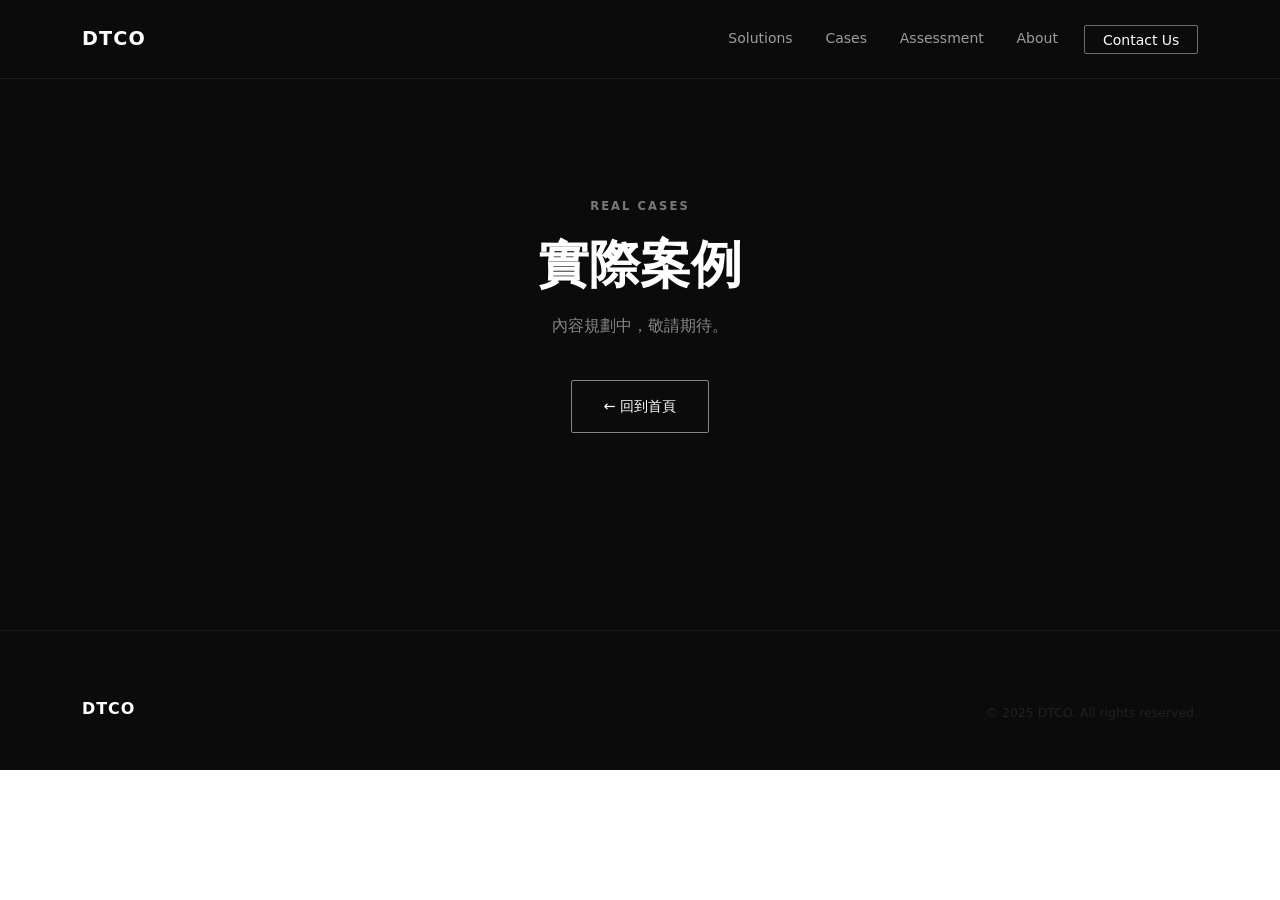
<file: cases.html>
<!DOCTYPE html>
<html lang="zh-TW">
<head>
  <meta charset="UTF-8">
  <meta name="viewport" content="width=device-width, initial-scale=1.0">
  <title>Cases · DTCO</title>
  <link href="https://cdn.jsdelivr.net/npm/bootstrap@5.3.3/dist/css/bootstrap.min.css" rel="stylesheet">
  <link rel="stylesheet" href="assets/css/style.css">
</head>
<body>
<nav class="navbar navbar-expand-lg fixed-top">
  <div class="container">
    <a class="navbar-brand" href="/">DTCO</a>
    <div class="collapse navbar-collapse">
      <ul class="navbar-nav ms-auto align-items-center gap-1">
        <li class="nav-item"><a class="nav-link" href="solutions.html">Solutions</a></li>
        <li class="nav-item"><a class="nav-link" href="cases.html">Cases</a></li>
        <li class="nav-item"><a class="nav-link" href="assessment.html">Assessment</a></li>
        <li class="nav-item"><a class="nav-link" href="/#about">About</a></li>
        <li class="nav-item ms-2"><a class="btn-nav" href="contact.html">Contact Us</a></li>
      </ul>
    </div>
  </div>
</nav>
<section class="section-dark placeholder-hero">
  <div class="container text-center">
    <span class="section-label d-block mb-3">Real Cases</span>
    <h1>實際案例</h1>
    <p>內容規劃中，敬請期待。</p>
    <a href="/" class="btn-outline-w mt-4 d-inline-block">← 回到首頁</a>
  </div>
</section>
<footer>
  <div class="container">
    <div class="footer-bottom" style="margin-top:0;padding-top:0;border-top:none;">
      <a href="/" class="footer-brand" style="font-size:1rem;">DTCO</a>
      <span class="footer-copy">&copy; 2025 DTCO. All rights reserved.</span>
    </div>
  </div>
</footer>
<script src="https://cdn.jsdelivr.net/npm/bootstrap@5.3.3/dist/js/bootstrap.bundle.min.js"></script>
</body>
</html>
</file>
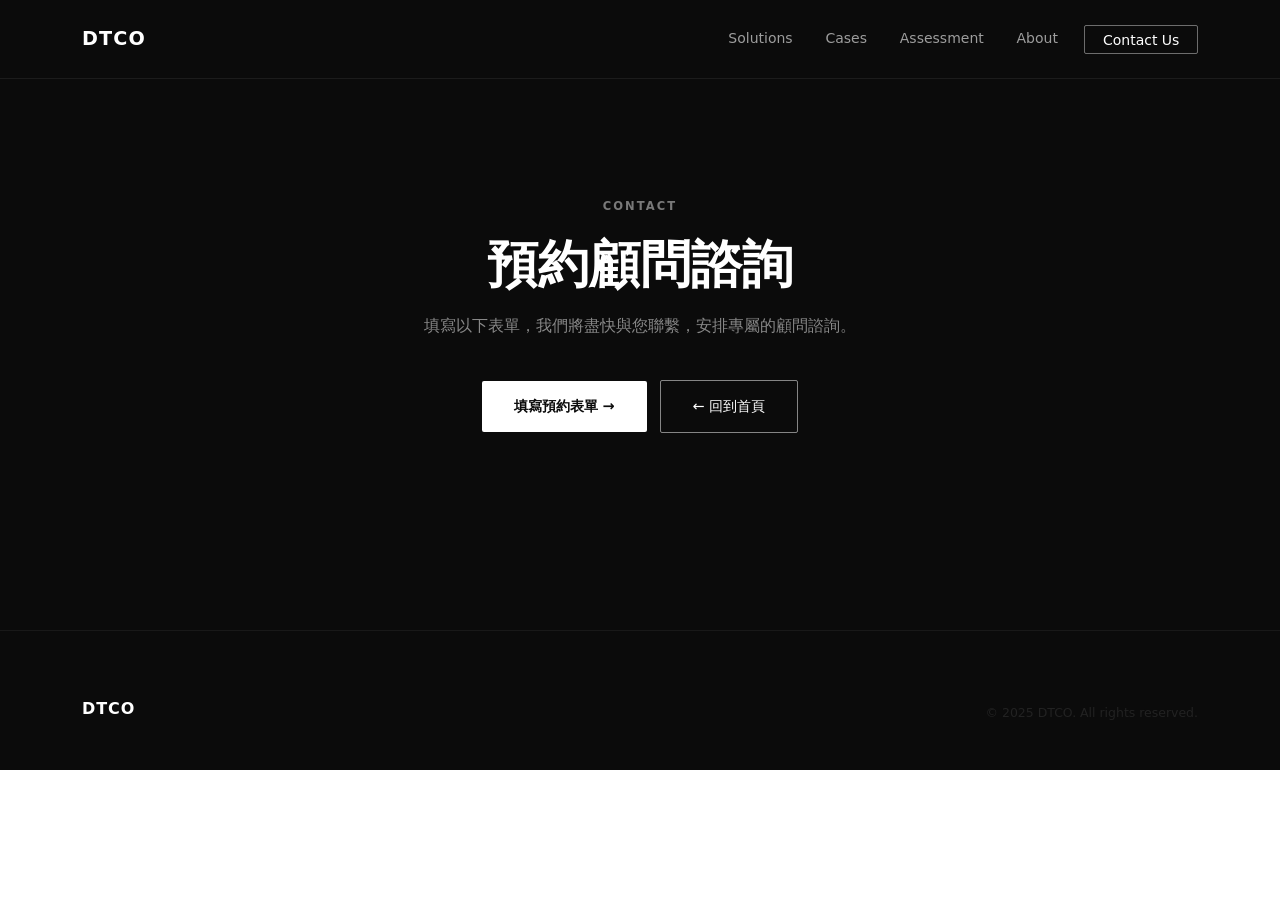
<file: contact.html>
<!DOCTYPE html>
<html lang="zh-TW">
<head>
  <meta charset="UTF-8">
  <meta name="viewport" content="width=device-width, initial-scale=1.0">
  <title>Contact · DTCO</title>
  <link href="https://cdn.jsdelivr.net/npm/bootstrap@5.3.3/dist/css/bootstrap.min.css" rel="stylesheet">
  <link rel="stylesheet" href="assets/css/style.css">
</head>
<body>
<nav class="navbar navbar-expand-lg fixed-top">
  <div class="container">
    <a class="navbar-brand" href="/">DTCO</a>
    <div class="collapse navbar-collapse">
      <ul class="navbar-nav ms-auto align-items-center gap-1">
        <li class="nav-item"><a class="nav-link" href="solutions.html">Solutions</a></li>
        <li class="nav-item"><a class="nav-link" href="cases.html">Cases</a></li>
        <li class="nav-item"><a class="nav-link" href="assessment.html">Assessment</a></li>
        <li class="nav-item"><a class="nav-link" href="/#about">About</a></li>
        <li class="nav-item ms-2"><a class="btn-nav" href="contact.html">Contact Us</a></li>
      </ul>
    </div>
  </div>
</nav>
<section class="section-dark placeholder-hero">
  <div class="container text-center">
    <span class="section-label d-block mb-3">Contact</span>
    <h1>預約顧問諮詢</h1>
    <p>填寫以下表單，我們將盡快與您聯繫，安排專屬的顧問諮詢。</p>
    <a href="https://docs.google.com/forms/d/e/1FAIpQLSfkTOt5oFRJn4QoR6t00IXivURM-M3S4kysIwdOoqflrbI6fQ/viewform" class="btn-primary-w mt-4 d-inline-block" target="_blank" rel="noopener">填寫預約表單 →</a>
    <a href="/" class="btn-outline-w mt-4 ms-2 d-inline-block">← 回到首頁</a>
  </div>
</section>
<footer>
  <div class="container">
    <div class="footer-bottom" style="margin-top:0;padding-top:0;border-top:none;">
      <a href="/" class="footer-brand" style="font-size:1rem;">DTCO</a>
      <span class="footer-copy">&copy; 2025 DTCO. All rights reserved.</span>
    </div>
  </div>
</footer>
<script src="https://cdn.jsdelivr.net/npm/bootstrap@5.3.3/dist/js/bootstrap.bundle.min.js"></script>
</body>
</html>
</file>
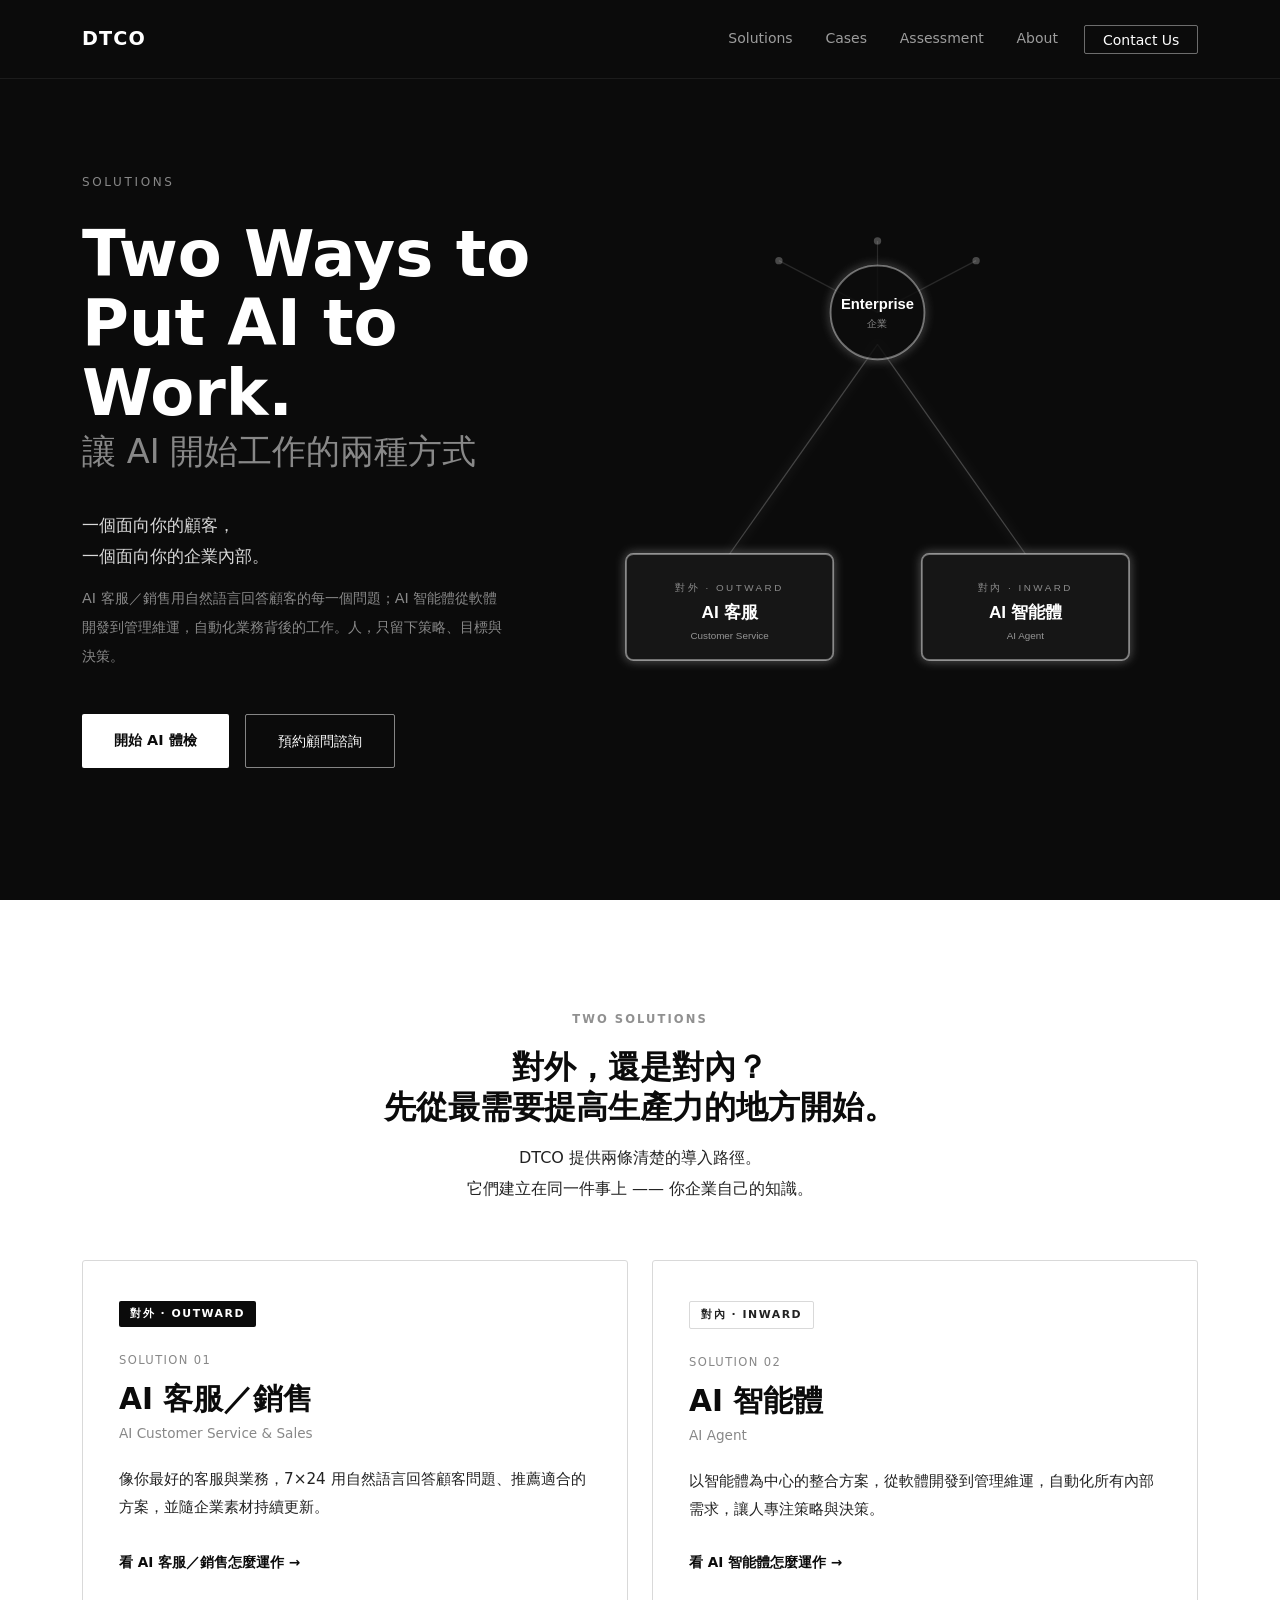
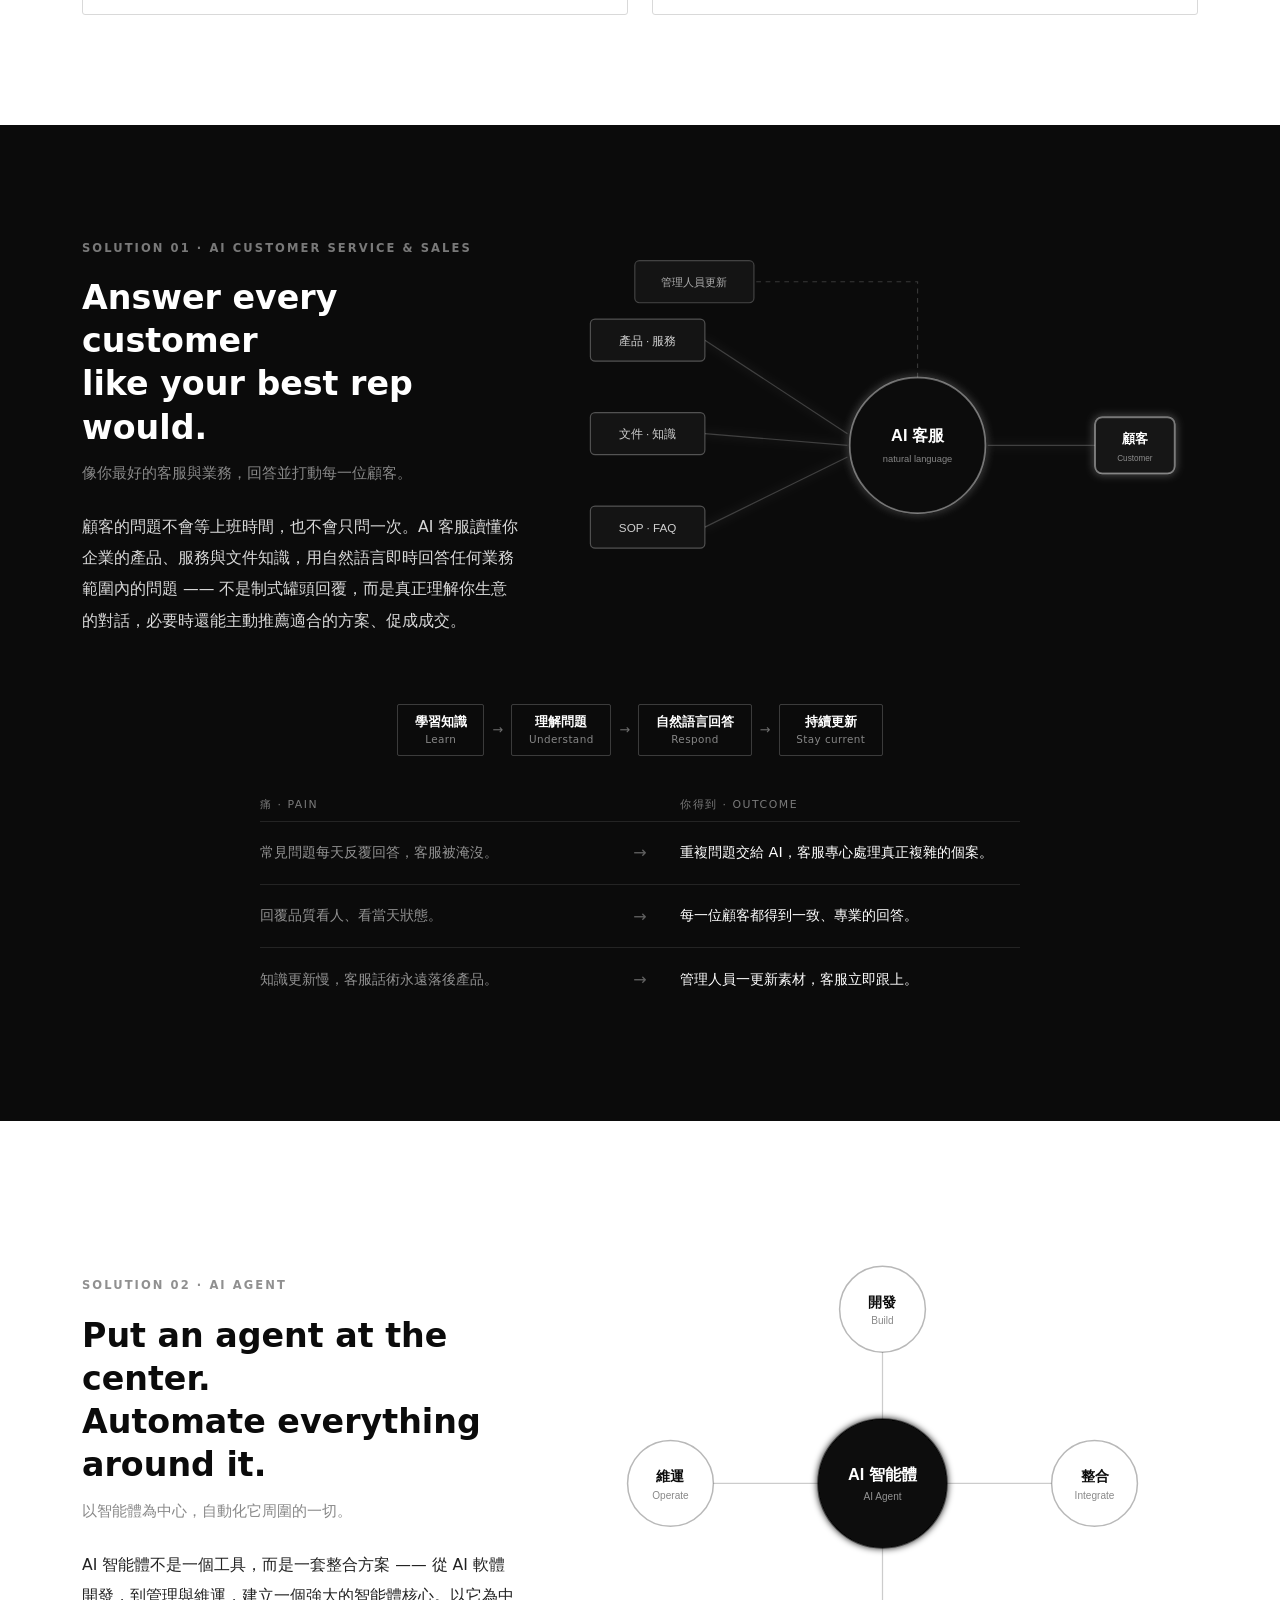
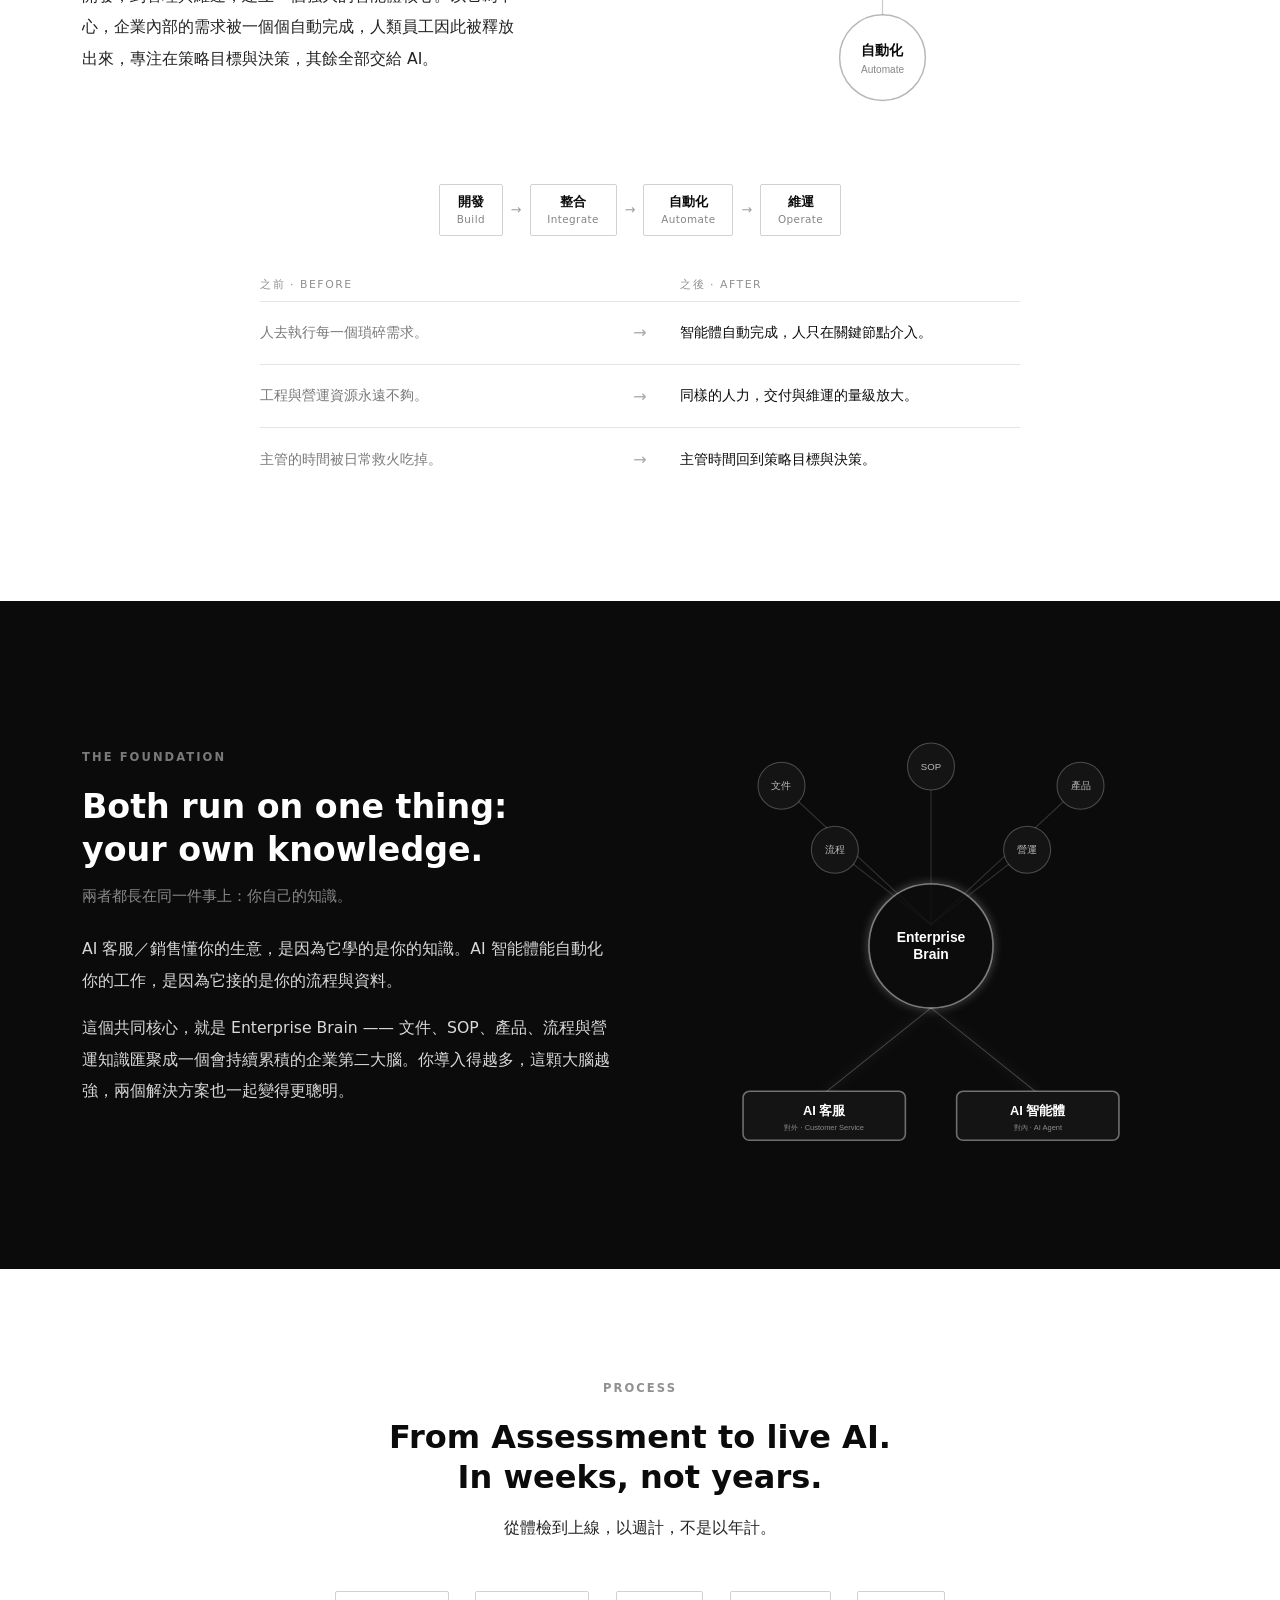
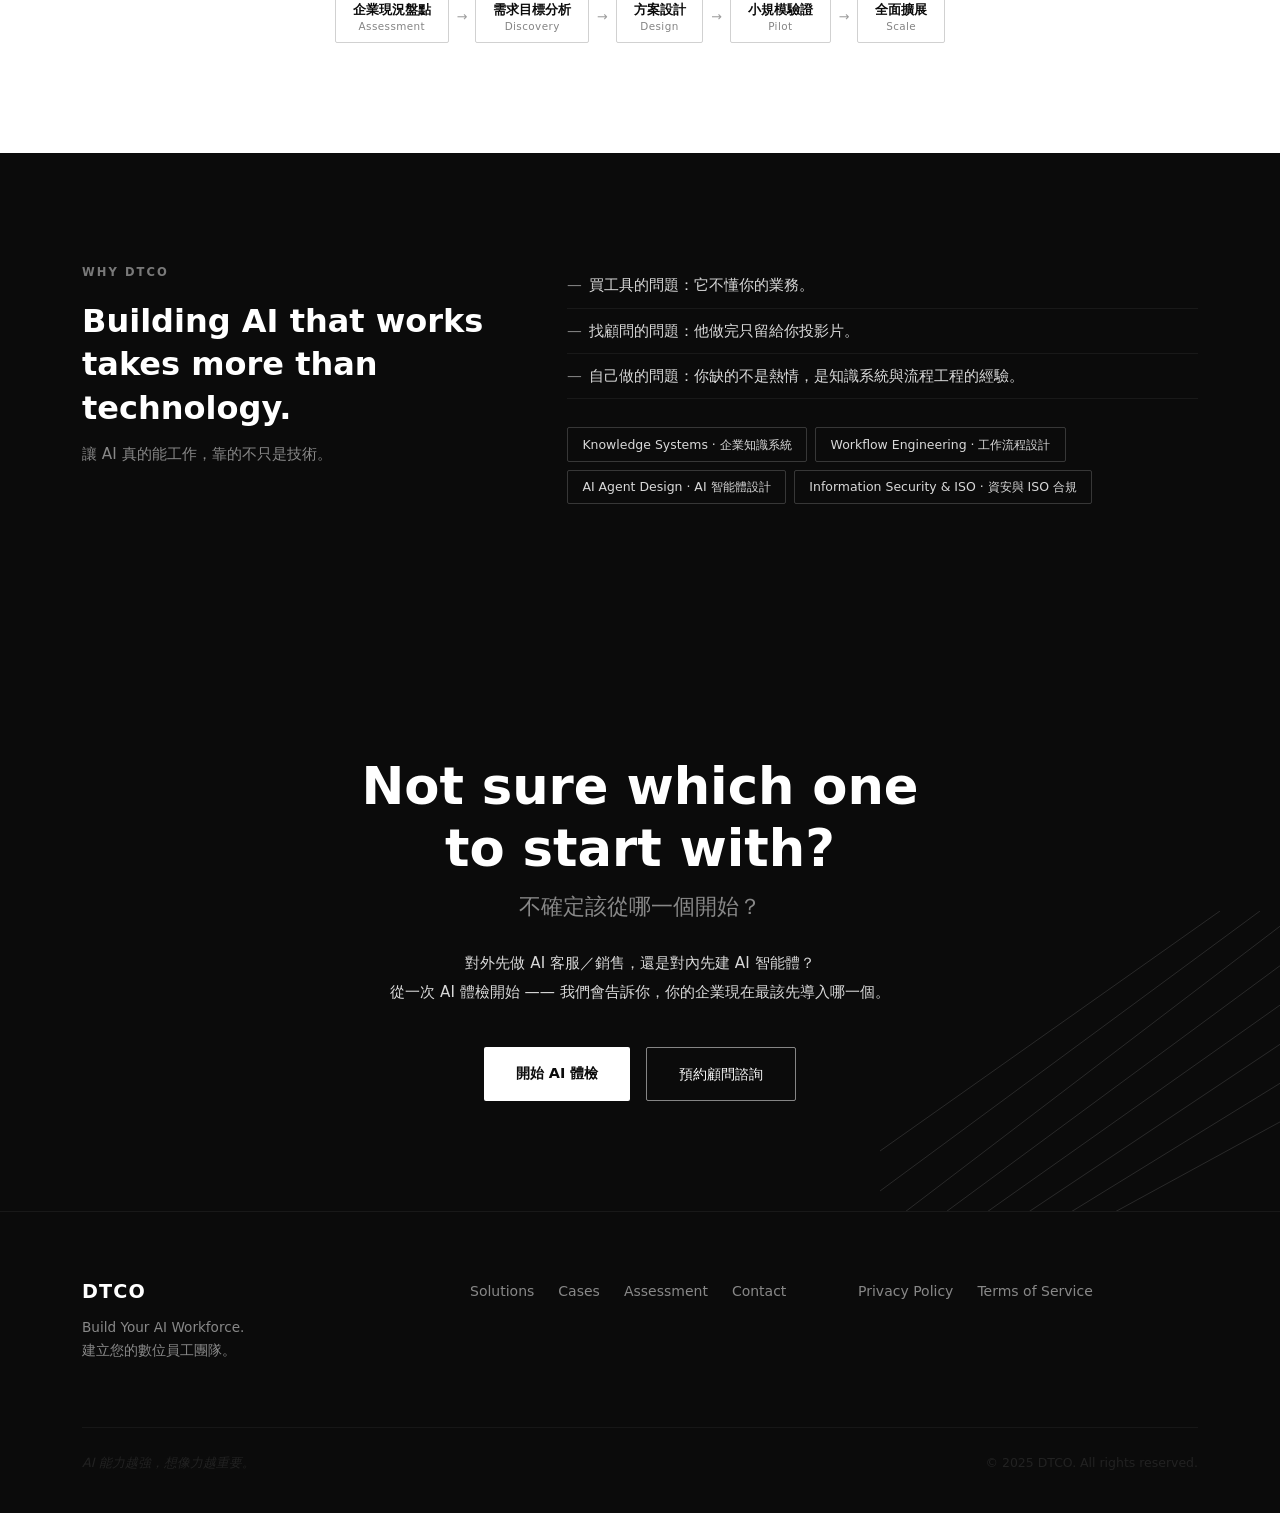
<file: solutions.html>
<!DOCTYPE html>
<html lang="zh-TW">
<head>
  <meta charset="UTF-8">
  <meta name="viewport" content="width=device-width, initial-scale=1.0">
  <title>Solutions · DTCO</title>
  <link href="https://cdn.jsdelivr.net/npm/bootstrap@5.3.3/dist/css/bootstrap.min.css" rel="stylesheet">
  <link rel="stylesheet" href="assets/css/style.css">
</head>
<body>

<!-- ===== NAVBAR ===== -->
<nav class="navbar navbar-expand-lg fixed-top">
  <div class="container">
    <a class="navbar-brand" href="/">DTCO</a>
    <button class="navbar-toggler border-0" type="button" data-bs-toggle="offcanvas" data-bs-target="#mobileNav">
      <span style="display:block;width:22px;height:1.5px;background:#fff;margin:5px 0;"></span>
      <span style="display:block;width:22px;height:1.5px;background:#fff;margin:5px 0;"></span>
      <span style="display:block;width:22px;height:1.5px;background:#fff;margin:5px 0;"></span>
    </button>
    <div class="collapse navbar-collapse" id="navLinks">
      <ul class="navbar-nav ms-auto align-items-center gap-1">
        <li class="nav-item"><a class="nav-link" href="solutions.html">Solutions</a></li>
        <li class="nav-item"><a class="nav-link" href="cases.html">Cases</a></li>
        <li class="nav-item"><a class="nav-link" href="assessment.html">Assessment</a></li>
        <li class="nav-item"><a class="nav-link" href="/#about">About</a></li>
        <li class="nav-item ms-2"><a class="btn-nav" href="contact.html">Contact Us</a></li>
      </ul>
    </div>
  </div>
</nav>

<!-- Mobile Nav -->
<div class="offcanvas offcanvas-end" id="mobileNav">
  <div class="offcanvas-header">
    <span class="navbar-brand">DTCO</span>
    <button type="button" class="btn-close" data-bs-dismiss="offcanvas"></button>
  </div>
  <div class="offcanvas-body">
    <ul class="navbar-nav">
      <li class="nav-item"><a class="nav-link" href="solutions.html">Solutions</a></li>
      <li class="nav-item"><a class="nav-link" href="cases.html">Cases</a></li>
      <li class="nav-item"><a class="nav-link" href="assessment.html">Assessment</a></li>
      <li class="nav-item"><a class="nav-link" href="/#about">About</a></li>
      <li class="nav-item mt-3"><a class="btn-nav d-inline-block" href="contact.html">Contact Us</a></li>
    </ul>
  </div>
</div>

<!-- ===== S1: HERO ===== -->
<section id="hero" class="section-dark">
  <div class="container">
    <div class="row align-items-center">
      <div class="col-lg-5">
        <p class="hero-eyebrow fade-in">Solutions</p>
        <h1 class="hero-title fade-in">Two Ways to<br>Put AI to Work.</h1>
        <p class="hero-title-zh fade-in">讓 AI 開始工作的兩種方式</p>
        <p class="hero-slogan fade-in">一個面向你的顧客，<br>一個面向你的企業內部。</p>
        <p class="hero-desc fade-in">
          AI 客服／銷售用自然語言回答顧客的每一個問題；AI 智能體從軟體開發到管理維運，自動化業務背後的工作。人，只留下策略、目標與決策。
        </p>
        <div class="hero-cta-group fade-in">
          <a href="assessment.html" class="btn-primary-w">開始 AI 體檢</a>
          <a href="contact.html" class="btn-outline-w">預約顧問諮詢</a>
        </div>
      </div>
      <div class="col-lg-7 hero-canvas-col fade-in">
        <div class="hero-canvas-wrap d-flex align-items-center justify-content-center">
          <!-- Two-path branching diagram -->
          <svg viewBox="0 0 520 440" xmlns="http://www.w3.org/2000/svg" style="width:100%;">
            <defs>
              <filter id="glow-hero-sol" x="-50%" y="-50%" width="200%" height="200%">
                <feGaussianBlur in="SourceGraphic" stdDeviation="4" result="blur"/>
                <feMerge><feMergeNode in="blur"/><feMergeNode in="SourceGraphic"/></feMerge>
              </filter>
            </defs>
            <!-- branch lines -->
            <g stroke="rgba(255,255,255,0.22)" stroke-width="1" filter="url(#glow-hero-sol)">
              <line x1="260" y1="118" x2="140" y2="288"/>
              <line x1="260" y1="118" x2="380" y2="288"/>
            </g>
            <!-- satellite dots feeding center -->
            <g fill="rgba(255,255,255,0.25)">
              <circle cx="180" cy="50" r="3"/>
              <circle cx="340" cy="50" r="3"/>
              <circle cx="260" cy="34" r="3"/>
            </g>
            <g stroke="rgba(255,255,255,0.12)" stroke-width="1">
              <line x1="180" y1="50" x2="260" y2="92"/>
              <line x1="340" y1="50" x2="260" y2="92"/>
              <line x1="260" y1="34" x2="260" y2="92"/>
            </g>
            <!-- center: Enterprise -->
            <circle cx="260" cy="92" r="38" fill="#0b0b0b" stroke="rgba(255,255,255,0.45)" stroke-width="1.5" filter="url(#glow-hero-sol)">
              <animate attributeName="opacity" values="1;0.72;1" dur="4s" repeatCount="indefinite"/>
            </circle>
            <text x="260" y="89" text-anchor="middle" fill="#fff" font-size="12" font-family="Inter,sans-serif" font-weight="700">Enterprise</text>
            <text x="260" y="104" text-anchor="middle" fill="rgba(255,255,255,0.5)" font-size="8" font-family="Inter,sans-serif">企業</text>
            <!-- left node: AI 客服 (outward) -->
            <rect x="56" y="288" width="168" height="86" rx="6" fill="#141414" stroke="rgba(255,255,255,0.4)" stroke-width="1.5" filter="url(#glow-hero-sol)"/>
            <text x="140" y="318" text-anchor="middle" fill="rgba(255,255,255,0.5)" font-size="8" font-family="Inter,sans-serif" letter-spacing="2">對外 · OUTWARD</text>
            <text x="140" y="340" text-anchor="middle" fill="#fff" font-size="14" font-family="Inter,sans-serif" font-weight="700">AI 客服</text>
            <text x="140" y="357" text-anchor="middle" fill="rgba(255,255,255,0.55)" font-size="8" font-family="Inter,sans-serif">Customer Service</text>
            <!-- right node: AI 智能體 (inward) -->
            <rect x="296" y="288" width="168" height="86" rx="6" fill="#141414" stroke="rgba(255,255,255,0.4)" stroke-width="1.5" filter="url(#glow-hero-sol)"/>
            <text x="380" y="318" text-anchor="middle" fill="rgba(255,255,255,0.5)" font-size="8" font-family="Inter,sans-serif" letter-spacing="2">對內 · INWARD</text>
            <text x="380" y="340" text-anchor="middle" fill="#fff" font-size="14" font-family="Inter,sans-serif" font-weight="700">AI 智能體</text>
            <text x="380" y="357" text-anchor="middle" fill="rgba(255,255,255,0.55)" font-size="8" font-family="Inter,sans-serif">AI Agent</text>
          </svg>
        </div>
      </div>
    </div>
  </div>
</section>

<!-- ===== S2: TWO SOLUTIONS OVERVIEW ===== -->
<section id="sol-overview" class="section-light section-pad">
  <div class="container">
    <div class="section-header text-center fade-in" style="max-width:620px;margin:0 auto 3.5rem;">
      <span class="section-label d-block">Two Solutions</span>
      <h2 style="font-size:clamp(1.6rem,2.5vw,2.2rem);">對外，還是對內？<br>先從最需要提高生產力的地方開始。</h2>
      <p class="section-desc mt-3" style="color:var(--gray-800);line-height:1.9;">
        DTCO 提供兩條清楚的導入路徑。<br>它們建立在同一件事上 —— 你企業自己的知識。
      </p>
    </div>
    <div class="row g-4">
      <div class="col-lg-6 fade-in">
        <div class="solution-card">
          <span class="solution-badge badge-out">對外 · Outward</span>
          <div class="solution-num">SOLUTION 01</div>
          <h3>AI 客服／銷售</h3>
          <span class="solution-zh">AI Customer Service &amp; Sales</span>
          <p class="solution-oneliner">像你最好的客服與業務，7×24 用自然語言回答顧客問題、推薦適合的方案，並隨企業素材持續更新。</p>
          <a href="#sol-cs" class="solution-link">看 AI 客服／銷售怎麼運作 →</a>
        </div>
      </div>
      <div class="col-lg-6 fade-in">
        <div class="solution-card">
          <span class="solution-badge badge-in">對內 · Inward</span>
          <div class="solution-num">SOLUTION 02</div>
          <h3>AI 智能體</h3>
          <span class="solution-zh">AI Agent</span>
          <p class="solution-oneliner">以智能體為中心的整合方案，從軟體開發到管理維運，自動化所有內部需求，讓人專注策略與決策。</p>
          <a href="#sol-agent" class="solution-link">看 AI 智能體怎麼運作 →</a>
        </div>
      </div>
    </div>
  </div>
</section>

<!-- ===== S3: SOLUTION 01 — AI 客服 ===== -->
<section id="sol-cs" class="section-dark section-pad">
  <div class="container">
    <div class="row align-items-center g-5">
      <div class="col-lg-5 fade-in">
        <span class="section-label">Solution 01 · AI Customer Service &amp; Sales</span>
        <h2 style="font-size:clamp(1.6rem,2.6vw,2.3rem);line-height:1.3;">Answer every customer<br>like your best rep would.</h2>
        <p style="color:var(--gray-500);font-size:0.95rem;margin-top:0.75rem;">像你最好的客服與業務，回答並打動每一位顧客。</p>
        <p class="solution-lead mt-4">
          顧客的問題不會等上班時間，也不會只問一次。AI 客服讀懂你企業的產品、服務與文件知識，用自然語言即時回答任何業務範圍內的問題 —— 不是制式罐頭回覆，而是真正理解你生意的對話，必要時還能主動推薦適合的方案、促成成交。
        </p>
      </div>
      <div class="col-lg-7 fade-in">
        <!-- knowledge → AI core → customer, with manager update loop -->
        <svg viewBox="0 0 540 360" xmlns="http://www.w3.org/2000/svg" style="width:100%;">
          <defs>
            <filter id="glow-cs" x="-50%" y="-50%" width="200%" height="200%">
              <feGaussianBlur in="SourceGraphic" stdDeviation="3.5" result="blur"/>
              <feMerge><feMergeNode in="blur"/><feMergeNode in="SourceGraphic"/></feMerge>
            </filter>
          </defs>
          <g stroke="rgba(255,255,255,0.2)" stroke-width="1" filter="url(#glow-cs)">
            <line x1="118" y1="90" x2="240" y2="170"/>
            <line x1="118" y1="170" x2="240" y2="180"/>
            <line x1="118" y1="250" x2="240" y2="190"/>
            <line x1="360" y1="180" x2="452" y2="180"/>
          </g>
          <!-- knowledge sources -->
          <g font-family="Inter,sans-serif" text-anchor="middle">
            <rect x="20" y="72" width="98" height="36" rx="4" fill="#141414" stroke="rgba(255,255,255,0.28)"/>
            <text x="69" y="94" fill="rgba(255,255,255,0.8)" font-size="10">產品 · 服務</text>
            <rect x="20" y="152" width="98" height="36" rx="4" fill="#141414" stroke="rgba(255,255,255,0.28)"/>
            <text x="69" y="174" fill="rgba(255,255,255,0.8)" font-size="10">文件 · 知識</text>
            <rect x="20" y="232" width="98" height="36" rx="4" fill="#141414" stroke="rgba(255,255,255,0.28)"/>
            <text x="69" y="254" fill="rgba(255,255,255,0.8)" font-size="10">SOP · FAQ</text>
          </g>
          <!-- AI core -->
          <circle cx="300" cy="180" r="58" fill="#0b0b0b" stroke="rgba(255,255,255,0.45)" stroke-width="1.5" filter="url(#glow-cs)">
            <animate attributeName="opacity" values="1;0.72;1" dur="4s" repeatCount="indefinite"/>
          </circle>
          <text x="300" y="176" text-anchor="middle" fill="#fff" font-size="14" font-family="Inter,sans-serif" font-weight="700">AI 客服</text>
          <text x="300" y="194" text-anchor="middle" fill="rgba(255,255,255,0.5)" font-size="8" font-family="Inter,sans-serif">natural language</text>
          <!-- customer -->
          <rect x="452" y="156" width="68" height="48" rx="6" fill="#141414" stroke="rgba(255,255,255,0.4)" stroke-width="1.5" filter="url(#glow-cs)"/>
          <text x="486" y="178" text-anchor="middle" fill="#fff" font-size="11" font-family="Inter,sans-serif" font-weight="700">顧客</text>
          <text x="486" y="193" text-anchor="middle" fill="rgba(255,255,255,0.5)" font-size="7" font-family="Inter,sans-serif">Customer</text>
          <!-- manager update loop -->
          <path d="M300 122 C 300 60, 300 40, 300 40 L 160 40" fill="none" stroke="rgba(255,255,255,0.18)" stroke-width="1" stroke-dasharray="4 4"/>
          <rect x="58" y="22" width="102" height="36" rx="4" fill="#141414" stroke="rgba(255,255,255,0.22)"/>
          <text x="109" y="44" text-anchor="middle" fill="rgba(255,255,255,0.65)" font-size="9" font-family="Inter,sans-serif">管理人員更新</text>
        </svg>
      </div>
    </div>

    <!-- 4-step flow -->
    <div class="step-flow fade-in mt-5">
      <span class="step-node">學習知識<span class="step-en">Learn</span></span>
      <span class="step-arrow">→</span>
      <span class="step-node">理解問題<span class="step-en">Understand</span></span>
      <span class="step-arrow">→</span>
      <span class="step-node">自然語言回答<span class="step-en">Respond</span></span>
      <span class="step-arrow">→</span>
      <span class="step-node">持續更新<span class="step-en">Stay current</span></span>
    </div>

    <!-- Pain → Outcome -->
    <div class="compare-list fade-in">
      <div class="compare-head">
        <div>痛 · Pain</div><div></div><div>你得到 · Outcome</div>
      </div>
      <div class="compare-row">
        <div class="compare-from">常見問題每天反覆回答，客服被淹沒。</div>
        <div class="compare-arrow">→</div>
        <div class="compare-to">重複問題交給 AI，客服專心處理真正複雜的個案。</div>
      </div>
      <div class="compare-row">
        <div class="compare-from">回覆品質看人、看當天狀態。</div>
        <div class="compare-arrow">→</div>
        <div class="compare-to">每一位顧客都得到一致、專業的回答。</div>
      </div>
      <div class="compare-row">
        <div class="compare-from">知識更新慢，客服話術永遠落後產品。</div>
        <div class="compare-arrow">→</div>
        <div class="compare-to">管理人員一更新素材，客服立即跟上。</div>
      </div>
    </div>
  </div>
</section>

<!-- ===== S4: SOLUTION 02 — AI 智能體 ===== -->
<section id="sol-agent" class="section-light section-pad">
  <div class="container">
    <div class="row align-items-center g-5">
      <div class="col-lg-5 fade-in">
        <span class="section-label">Solution 02 · AI Agent</span>
        <h2 style="font-size:clamp(1.6rem,2.6vw,2.3rem);line-height:1.3;">Put an agent at the center.<br>Automate everything around it.</h2>
        <p style="color:var(--gray-500);font-size:0.95rem;margin-top:0.75rem;">以智能體為中心，自動化它周圍的一切。</p>
        <p class="solution-lead mt-4">
          AI 智能體不是一個工具，而是一套整合方案 —— 從 AI 軟體開發，到管理與維運，建立一個強大的智能體核心。以它為中心，企業內部的需求被一個個自動完成，人類員工因此被釋放出來，專注在策略目標與決策，其餘全部交給 AI。
        </p>
      </div>
      <div class="col-lg-7 fade-in">
        <!-- central agent hub with 4 spokes -->
        <svg viewBox="0 0 500 400" xmlns="http://www.w3.org/2000/svg" style="width:100%;">
          <defs>
            <filter id="glow-agent" x="-50%" y="-50%" width="200%" height="200%">
              <feGaussianBlur in="SourceGraphic" stdDeviation="3" result="blur"/>
              <feMerge><feMergeNode in="blur"/><feMergeNode in="SourceGraphic"/></feMerge>
            </filter>
          </defs>
          <g stroke="rgba(0,0,0,0.2)" stroke-width="1">
            <line x1="250" y1="200" x2="250" y2="80"/>
            <line x1="250" y1="200" x2="400" y2="200"/>
            <line x1="250" y1="200" x2="250" y2="320"/>
            <line x1="250" y1="200" x2="100" y2="200"/>
          </g>
          <!-- spokes -->
          <g font-family="Inter,sans-serif" text-anchor="middle">
            <circle cx="250" cy="62" r="34" fill="#fff" stroke="rgba(0,0,0,0.28)" stroke-width="1.2"/>
            <text x="250" y="60" fill="#0b0b0b" font-size="11" font-weight="700">開發</text>
            <text x="250" y="74" fill="#888" font-size="8">Build</text>
            <circle cx="418" cy="200" r="34" fill="#fff" stroke="rgba(0,0,0,0.28)" stroke-width="1.2"/>
            <text x="418" y="198" fill="#0b0b0b" font-size="11" font-weight="700">整合</text>
            <text x="418" y="212" fill="#888" font-size="8">Integrate</text>
            <circle cx="250" cy="338" r="34" fill="#fff" stroke="rgba(0,0,0,0.28)" stroke-width="1.2"/>
            <text x="250" y="336" fill="#0b0b0b" font-size="11" font-weight="700">自動化</text>
            <text x="250" y="350" fill="#888" font-size="8">Automate</text>
            <circle cx="82" cy="200" r="34" fill="#fff" stroke="rgba(0,0,0,0.28)" stroke-width="1.2"/>
            <text x="82" y="198" fill="#0b0b0b" font-size="11" font-weight="700">維運</text>
            <text x="82" y="212" fill="#888" font-size="8">Operate</text>
          </g>
          <!-- center agent -->
          <circle cx="250" cy="200" r="50" fill="#0b0b0b" stroke="rgba(0,0,0,0.5)" stroke-width="1.5" filter="url(#glow-agent)">
            <animate attributeName="r" values="50;52;50" dur="3.5s" repeatCount="indefinite"/>
          </circle>
          <text x="250" y="197" text-anchor="middle" fill="#fff" font-size="13" font-family="Inter,sans-serif" font-weight="700">AI 智能體</text>
          <text x="250" y="213" text-anchor="middle" fill="rgba(255,255,255,0.55)" font-size="8" font-family="Inter,sans-serif">AI Agent</text>
        </svg>
      </div>
    </div>

    <!-- end-to-end flow -->
    <div class="step-flow fade-in mt-5">
      <span class="step-node">開發<span class="step-en">Build</span></span>
      <span class="step-arrow">→</span>
      <span class="step-node">整合<span class="step-en">Integrate</span></span>
      <span class="step-arrow">→</span>
      <span class="step-node">自動化<span class="step-en">Automate</span></span>
      <span class="step-arrow">→</span>
      <span class="step-node">維運<span class="step-en">Operate</span></span>
    </div>

    <!-- Before → After -->
    <div class="compare-list fade-in">
      <div class="compare-head">
        <div>之前 · Before</div><div></div><div>之後 · After</div>
      </div>
      <div class="compare-row">
        <div class="compare-from">人去執行每一個瑣碎需求。</div>
        <div class="compare-arrow">→</div>
        <div class="compare-to">智能體自動完成，人只在關鍵節點介入。</div>
      </div>
      <div class="compare-row">
        <div class="compare-from">工程與營運資源永遠不夠。</div>
        <div class="compare-arrow">→</div>
        <div class="compare-to">同樣的人力，交付與維運的量級放大。</div>
      </div>
      <div class="compare-row">
        <div class="compare-from">主管的時間被日常救火吃掉。</div>
        <div class="compare-arrow">→</div>
        <div class="compare-to">主管時間回到策略目標與決策。</div>
      </div>
    </div>
  </div>
</section>

<!-- ===== S5: ENTERPRISE BRAIN ===== -->
<section id="sol-brain" class="section-dark section-pad">
  <div class="container">
    <div class="row align-items-center g-5">
      <div class="col-lg-6 fade-in">
        <span class="section-label">The Foundation</span>
        <h2 style="font-size:clamp(1.6rem,2.6vw,2.3rem);line-height:1.3;">Both run on one thing:<br>your own knowledge.</h2>
        <p style="color:var(--gray-500);font-size:0.95rem;margin-top:0.75rem;">兩者都長在同一件事上：你自己的知識。</p>
        <p class="solution-lead mt-4">
          AI 客服／銷售懂你的生意，是因為它學的是你的知識。AI 智能體能自動化你的工作，是因為它接的是你的流程與資料。
        </p>
        <p class="solution-lead mt-3">
          這個共同核心，就是 Enterprise Brain —— 文件、SOP、產品、流程與營運知識匯聚成一個會持續累積的企業第二大腦。你導入得越多，這顆大腦越強，兩個解決方案也一起變得更聰明。
        </p>
      </div>
      <div class="col-lg-6 fade-in">
        <svg viewBox="0 0 500 420" xmlns="http://www.w3.org/2000/svg" style="width:100%;">
          <defs>
            <filter id="glow-brain" x="-50%" y="-50%" width="200%" height="200%">
              <feGaussianBlur in="SourceGraphic" stdDeviation="4" result="blur"/>
              <feMerge><feMergeNode in="blur"/><feMergeNode in="SourceGraphic"/></feMerge>
            </filter>
          </defs>
          <!-- inputs (top) feeding brain -->
          <g stroke="rgba(255,255,255,0.16)" stroke-width="1">
            <line x1="110" y1="70" x2="250" y2="200"/>
            <line x1="250" y1="52" x2="250" y2="200"/>
            <line x1="390" y1="70" x2="250" y2="200"/>
            <line x1="160" y1="130" x2="250" y2="200"/>
            <line x1="340" y1="130" x2="250" y2="200"/>
          </g>
          <g font-family="Inter,sans-serif" text-anchor="middle" fill="rgba(255,255,255,0.7)" font-size="9">
            <circle cx="110" cy="70" r="22" fill="#141414" stroke="rgba(255,255,255,0.25)"/><text x="110" y="73">文件</text>
            <circle cx="250" cy="52" r="22" fill="#141414" stroke="rgba(255,255,255,0.25)"/><text x="250" y="55">SOP</text>
            <circle cx="390" cy="70" r="22" fill="#141414" stroke="rgba(255,255,255,0.25)"/><text x="390" y="73">產品</text>
            <circle cx="160" cy="130" r="22" fill="#141414" stroke="rgba(255,255,255,0.25)"/><text x="160" y="133">流程</text>
            <circle cx="340" cy="130" r="22" fill="#141414" stroke="rgba(255,255,255,0.25)"/><text x="340" y="133">營運</text>
          </g>
          <!-- brain core -->
          <circle cx="250" cy="220" r="58" fill="#0b0b0b" stroke="rgba(255,255,255,0.5)" stroke-width="1.5" filter="url(#glow-brain)">
            <animate attributeName="opacity" values="1;0.7;1" dur="4s" repeatCount="indefinite"/>
          </circle>
          <text x="250" y="216" text-anchor="middle" fill="#fff" font-size="13" font-family="Inter,sans-serif" font-weight="700">Enterprise</text>
          <text x="250" y="232" text-anchor="middle" fill="#fff" font-size="13" font-family="Inter,sans-serif" font-weight="700">Brain</text>
          <!-- outputs (bottom) -->
          <g stroke="rgba(255,255,255,0.22)" stroke-width="1" filter="url(#glow-brain)">
            <line x1="250" y1="278" x2="150" y2="358"/>
            <line x1="250" y1="278" x2="350" y2="358"/>
          </g>
          <g font-family="Inter,sans-serif" text-anchor="middle">
            <rect x="74" y="356" width="152" height="46" rx="6" fill="#141414" stroke="rgba(255,255,255,0.4)" stroke-width="1.5"/>
            <text x="150" y="378" fill="#fff" font-size="12" font-weight="700">AI 客服</text>
            <text x="150" y="392" fill="rgba(255,255,255,0.5)" font-size="7">對外 · Customer Service</text>
            <rect x="274" y="356" width="152" height="46" rx="6" fill="#141414" stroke="rgba(255,255,255,0.4)" stroke-width="1.5"/>
            <text x="350" y="378" fill="#fff" font-size="12" font-weight="700">AI 智能體</text>
            <text x="350" y="392" fill="rgba(255,255,255,0.5)" font-size="7">對內 · AI Agent</text>
          </g>
        </svg>
      </div>
    </div>
  </div>
</section>

<!-- ===== S6: PROCESS ===== -->
<section id="sol-process" class="section-light section-pad">
  <div class="container">
    <div class="section-header text-center fade-in" style="max-width:620px;margin:0 auto 3rem;">
      <span class="section-label d-block">Process</span>
      <h2 style="font-size:clamp(1.6rem,2.5vw,2.2rem);">From Assessment to live AI.<br>In weeks, not years.</h2>
      <p class="section-desc mt-3" style="color:var(--gray-800);line-height:1.9;">從體檢到上線，以週計，不是以年計。</p>
    </div>
    <div class="step-flow fade-in">
      <span class="step-node">企業現況盤點<span class="step-en">Assessment</span></span>
      <span class="step-arrow">→</span>
      <span class="step-node">需求目標分析<span class="step-en">Discovery</span></span>
      <span class="step-arrow">→</span>
      <span class="step-node">方案設計<span class="step-en">Design</span></span>
      <span class="step-arrow">→</span>
      <span class="step-node">小規模驗證<span class="step-en">Pilot</span></span>
      <span class="step-arrow">→</span>
      <span class="step-node">全面擴展<span class="step-en">Scale</span></span>
    </div>
  </div>
</section>

<!-- ===== S7: WHY DTCO ===== -->
<section id="sol-why" class="section-dark section-pad">
  <div class="container">
    <div class="row g-5 align-items-start">
      <div class="col-lg-5 fade-in">
        <span class="section-label">Why DTCO</span>
        <h2 style="font-size:clamp(1.6rem,2.5vw,2.2rem);line-height:1.35;">Building AI that works<br>takes more than technology.</h2>
        <p style="color:var(--gray-500);font-size:0.95rem;margin-top:0.75rem;">讓 AI 真的能工作，靠的不只是技術。</p>
      </div>
      <div class="col-lg-7 fade-in">
        <ul class="pain-list" style="margin-top:0;">
          <li>買工具的問題：它不懂你的業務。</li>
          <li>找顧問的問題：他做完只留給你投影片。</li>
          <li>自己做的問題：你缺的不是熱情，是知識系統與流程工程的經驗。</li>
        </ul>
        <div class="capability-tags mt-4">
          <span class="cap-tag">Knowledge Systems · 企業知識系統</span>
          <span class="cap-tag">Workflow Engineering · 工作流程設計</span>
          <span class="cap-tag">AI Agent Design · AI 智能體設計</span>
          <span class="cap-tag">Information Security &amp; ISO · 資安與 ISO 合規</span>
        </div>
      </div>
    </div>
  </div>
</section>

<!-- ===== S8: FINAL CTA ===== -->
<section id="final-cta" class="section-dark section-pad">
  <div class="container">
    <div class="cta-content fade-in">
      <h2>Not sure which one<br>to start with?</h2>
      <p class="cta-zh">不確定該從哪一個開始？</p>
      <p class="cta-desc">
        對外先做 AI 客服／銷售，還是對內先建 AI 智能體？<br>
        從一次 AI 體檢開始 —— 我們會告訴你，你的企業現在最該先導入哪一個。
      </p>
      <div class="d-flex gap-3 justify-content-center flex-wrap">
        <a href="assessment.html" class="btn-primary-w">開始 AI 體檢</a>
        <a href="contact.html" class="btn-outline-w">預約顧問諮詢</a>
      </div>
    </div>
  </div>
  <!-- Decorative light lines -->
  <svg class="final-cta-light" viewBox="0 0 420 320" xmlns="http://www.w3.org/2000/svg">
    <g stroke="white" stroke-width="1" fill="none">
      <line x1="0" y1="320" x2="420" y2="0"/>
      <line x1="40" y1="320" x2="420" y2="40"/>
      <line x1="80" y1="320" x2="420" y2="80"/>
      <line x1="120" y1="320" x2="420" y2="120"/>
      <line x1="160" y1="320" x2="420" y2="160"/>
      <line x1="200" y1="320" x2="420" y2="200"/>
      <line x1="0" y1="280" x2="380" y2="0"/>
      <line x1="0" y1="240" x2="340" y2="0"/>
    </g>
  </svg>
</section>

<!-- ===== FOOTER ===== -->
<footer>
  <div class="container">
    <div class="row g-5">
      <div class="col-lg-4">
        <span class="footer-brand">DTCO</span>
        <p class="footer-tagline">Build Your AI Workforce.<br>建立您的數位員工團隊。</p>
      </div>
      <div class="col-lg-4">
        <ul class="footer-links">
          <li><a href="solutions.html">Solutions</a></li>
          <li><a href="cases.html">Cases</a></li>
          <li><a href="assessment.html">Assessment</a></li>
          <li><a href="contact.html">Contact</a></li>
        </ul>
      </div>
      <div class="col-lg-4">
        <ul class="footer-links">
          <li><a href="#">Privacy Policy</a></li>
          <li><a href="#">Terms of Service</a></li>
        </ul>
      </div>
    </div>
    <div class="footer-bottom">
      <span class="footer-philosophy">AI 能力越強，想像力越重要。</span>
      <span class="footer-copy">&copy; 2025 DTCO. All rights reserved.</span>
    </div>
  </div>
</footer>

<script src="https://cdn.jsdelivr.net/npm/bootstrap@5.3.3/dist/js/bootstrap.bundle.min.js"></script>
<script src="assets/js/main.js"></script>
</body>
</html>
</file>
<file: assets/css/style.css>
/* ===== Variables ===== */
:root {
  --black:    #000000;
  --dark:     #0b0b0b;
  --white:    #ffffff;
  --gray-100: #f5f5f5;
  --gray-300: #d9d9d9;
  --gray-500: #888888;
  --gray-800: #222222;
}

/* ===== Base ===== */
*, *::before, *::after { box-sizing: border-box; }
html { scroll-behavior: smooth; scroll-padding-top: 80px; }

body {
  font-family: Inter, "Noto Sans TC", system-ui, sans-serif;
  background: var(--white);
  color: var(--dark);
  line-height: 1.7;
  font-size: 16px;
  overflow-x: hidden;
}

h1, h2, h3, h4, h5, h6 {
  font-weight: 600;
  line-height: 1.25;
}

a { text-decoration: none; }
img, svg { max-width: 100%; }

/* ===== Layout ===== */
.section-pad { padding: 110px 0; }
.section-dark  { background: var(--dark);  color: var(--white); }
.section-light { background: var(--white); color: var(--dark); }

.section-label {
  font-size: 0.72rem;
  letter-spacing: 0.18em;
  font-weight: 600;
  opacity: 0.45;
  text-transform: uppercase;
  margin-bottom: 1.1rem;
  display: block;
}

/* ===== Navbar ===== */
.navbar {
  background: var(--dark);
  padding: 1.1rem 0;
  border-bottom: 1px solid rgba(255,255,255,0.07);
}

.navbar-brand {
  font-weight: 700;
  font-size: 1.2rem;
  color: var(--white) !important;
  letter-spacing: 0.06em;
}

.nav-link {
  color: rgba(255,255,255,0.6) !important;
  font-size: 0.875rem;
  padding: 0.35rem 0.9rem !important;
  transition: color 0.2s;
}
.nav-link:hover { color: var(--white) !important; }

.btn-nav {
  border: 1px solid rgba(255,255,255,0.4);
  color: var(--white);
  padding: 0.35rem 1.1rem;
  border-radius: 2px;
  font-size: 0.875rem;
  transition: background 0.2s, border-color 0.2s;
}
.btn-nav:hover {
  background: rgba(255,255,255,0.08);
  border-color: var(--white);
  color: var(--white);
}

/* Offcanvas */
.offcanvas { background: var(--dark); }
.offcanvas-header .btn-close { filter: invert(1); }
.offcanvas-body .nav-link {
  padding: 0.8rem 0 !important;
  border-bottom: 1px solid rgba(255,255,255,0.06);
  font-size: 1rem;
}

/* ===== Buttons ===== */
.btn-primary-w {
  background: var(--white);
  color: var(--dark);
  border: none;
  padding: 0.85rem 2rem;
  font-size: 0.9rem;
  font-weight: 600;
  border-radius: 2px;
  display: inline-block;
  transition: box-shadow 0.25s, opacity 0.2s;
}
.btn-primary-w:hover {
  color: var(--dark);
  box-shadow: 0 0 24px rgba(255,255,255,0.2);
  opacity: 0.95;
}

.btn-outline-w {
  background: transparent;
  color: var(--white);
  border: 1px solid rgba(255,255,255,0.5);
  padding: 0.85rem 2rem;
  font-size: 0.9rem;
  font-weight: 500;
  border-radius: 2px;
  display: inline-block;
  transition: background 0.2s, border-color 0.2s;
}
.btn-outline-w:hover {
  background: rgba(255,255,255,0.07);
  border-color: var(--white);
  color: var(--white);
}

.btn-primary-d {
  background: var(--dark);
  color: var(--white);
  border: none;
  padding: 0.85rem 2rem;
  font-size: 0.9rem;
  font-weight: 600;
  border-radius: 2px;
  display: inline-block;
  transition: opacity 0.2s;
}
.btn-primary-d:hover { color: var(--white); opacity: 0.82; }

.btn-outline-d {
  background: transparent;
  color: var(--dark);
  border: 1px solid rgba(0,0,0,0.3);
  padding: 0.85rem 2rem;
  font-size: 0.9rem;
  font-weight: 500;
  border-radius: 2px;
  display: inline-block;
  transition: background 0.2s;
}
.btn-outline-d:hover { background: rgba(0,0,0,0.04); color: var(--dark); }

/* ===== S1: Hero ===== */
#hero {
  background: var(--dark);
  min-height: 100vh;
  display: flex;
  align-items: center;
  padding: 120px 0 80px;
  position: relative;
  overflow: hidden;
}

.hero-eyebrow {
  font-size: 0.75rem;
  letter-spacing: 0.22em;
  text-transform: uppercase;
  color: var(--gray-500);
  margin-bottom: 1.75rem;
}

.hero-title {
  font-size: clamp(2.6rem, 5vw, 4.25rem);
  font-weight: 700;
  color: var(--white);
  margin-bottom: 0.15rem;
  line-height: 1.08;
}

.hero-title-zh {
  font-size: clamp(1.4rem, 2.8vw, 2.1rem);
  font-weight: 400;
  color: var(--gray-500);
  margin-bottom: 2.25rem;
  line-height: 1.3;
}

.hero-slogan {
  font-size: 1.05rem;
  color: var(--gray-300);
  margin-bottom: 0.75rem;
  line-height: 1.85;
}

.hero-desc {
  font-size: 0.9rem;
  color: var(--gray-500);
  margin-bottom: 2.75rem;
  line-height: 2;
  max-width: 420px;
}

.hero-cta-group { display: flex; gap: 1rem; flex-wrap: wrap; }

.hero-canvas-col {
  display: flex;
  align-items: center;
  justify-content: center;
}

.hero-canvas-wrap {
  width: 100%;
  aspect-ratio: 1 / 1;
  max-height: calc(100vh - 120px);
  min-height: 360px;
  position: relative;
}

#hero-canvas {
  display: block;
  width: 100%;
  height: 100%;
}
.placeholder-filename {
  font-size: 1rem;
  font-weight: 600;
  color: rgba(255,255,255,0.5);
}
.placeholder-path {
  font-size: 0.8rem;
  color: rgba(255,255,255,0.3);
  font-family: monospace;
}
.placeholder-hint {
  font-size: 0.75rem;
  color: rgba(255,255,255,0.2);
  margin-top: 0.5rem;
}

/* ===== S2: Concept ===== */
#concept .concept-title {
  font-size: clamp(1.6rem, 2.8vw, 2.4rem);
  line-height: 1.45;
  margin-bottom: 1.5rem;
}
#concept .concept-desc {
  font-size: 0.95rem;
  line-height: 1.95;
  color: var(--gray-800);
}

/* ===== S3: Problem ===== */
#problem h2 {
  font-size: clamp(1.5rem, 2.5vw, 2.2rem);
  line-height: 1.4;
}

.pain-list {
  list-style: none;
  padding: 0;
  margin: 1.75rem 0;
}
.pain-list li {
  padding: 0.65rem 0 0.65rem 1.4rem;
  position: relative;
  color: var(--gray-300);
  border-bottom: 1px solid rgba(255,255,255,0.06);
  font-size: 0.925rem;
  line-height: 1.6;
}
.pain-list li::before {
  content: '—';
  position: absolute;
  left: 0;
  color: var(--gray-500);
}

.problem-closing {
  font-size: 0.95rem;
  color: var(--gray-500);
  line-height: 2;
  margin-top: 1.5rem;
}

/* ===== S4: Modules ===== */
#modules .section-header {
  max-width: 560px;
  margin: 0 auto 3.5rem;
  text-align: center;
}
#modules h2 {
  font-size: clamp(1.6rem, 2.5vw, 2.2rem);
  margin-bottom: 1rem;
}
#modules .section-desc {
  font-size: 0.95rem;
  color: var(--gray-800);
  line-height: 1.9;
}

/* ===== S5: Cases ===== */
#cases .cases-header { max-width: 480px; }
#cases h2 { font-size: clamp(1.8rem, 3vw, 2.8rem); line-height: 1.2; }
#cases .cases-desc {
  font-size: 0.95rem;
  color: var(--gray-300);
  margin-top: 1rem;
  line-height: 1.9;
}

.case-card {
  border: 1px solid rgba(255,255,255,0.1);
  border-radius: 3px;
  padding: 2rem 2rem 1.75rem;
  margin-bottom: 1.25rem;
}
.case-card h5 {
  font-size: 1rem;
  font-weight: 700;
  margin-bottom: 0.6rem;
}
.case-card p {
  font-size: 0.875rem;
  color: var(--gray-300);
  margin-bottom: 1.4rem;
  line-height: 1.75;
}

.case-flow {
  display: flex;
  align-items: center;
  gap: 6px;
  flex-wrap: wrap;
}
.flow-node {
  background: rgba(255,255,255,0.06);
  border: 1px solid rgba(255,255,255,0.12);
  padding: 3px 10px;
  border-radius: 2px;
  font-size: 0.72rem;
  color: var(--gray-300);
  white-space: nowrap;
}
.flow-arrow { color: var(--gray-500); font-size: 0.7rem; }

/* ===== S6: Assessment CTA ===== */
#assessment-cta .score-wrap {
  display: flex;
  justify-content: center;
  align-items: center;
  padding: 2rem 0;
}

.score-ring-container {
  position: relative;
  width: 200px;
  height: 200px;
}
.score-ring-container svg { transform: rotate(-90deg); }
.score-ring-center {
  position: absolute;
  inset: 0;
  display: flex;
  flex-direction: column;
  align-items: center;
  justify-content: center;
  text-align: center;
}
.score-number {
  font-size: 2.4rem;
  font-weight: 700;
  color: var(--dark);
  line-height: 1;
}
.score-denom {
  font-size: 0.8rem;
  color: var(--gray-500);
  margin-top: 2px;
}

.level-list {
  list-style: none;
  padding: 0;
  margin: 1.75rem 0;
}
.level-list li {
  display: flex;
  align-items: center;
  gap: 0.65rem;
  font-size: 0.875rem;
  color: var(--gray-500);
  padding: 0.35rem 0;
}
.level-dot {
  width: 7px;
  height: 7px;
  border-radius: 50%;
  background: var(--gray-300);
  flex-shrink: 0;
}
.level-list li.highlight { color: var(--dark); font-weight: 600; }
.level-list li.highlight .level-dot { background: var(--dark); }

/* ===== S7: Implementation ===== */
#implementation h2 {
  font-size: clamp(1.6rem, 2.5vw, 2.2rem);
  line-height: 1.35;
}

.timeline-outer {
  margin-top: 4rem;
  position: relative;
}
.timeline-track {
  position: absolute;
  top: 22px;
  left: calc(10% + 7px);
  right: calc(10% + 7px);
  height: 1px;
  background: rgba(255,255,255,0.12);
}
.timeline-stages {
  display: flex;
  justify-content: space-between;
  position: relative;
}
.timeline-stage {
  flex: 1;
  display: flex;
  flex-direction: column;
  align-items: center;
  text-align: center;
  padding: 0 0.5rem;
}
.t-node {
  width: 14px;
  height: 14px;
  border-radius: 50%;
  background: var(--dark);
  border: 2px solid;
  margin-bottom: 1.1rem;
  position: relative;
  z-index: 1;
}
.timeline-stage:nth-child(1) .t-node { border-color: rgba(255,255,255,0.2); box-shadow: 0 0 5px rgba(255,255,255,0.08); }
.timeline-stage:nth-child(2) .t-node { border-color: rgba(255,255,255,0.35); box-shadow: 0 0 8px rgba(255,255,255,0.12); }
.timeline-stage:nth-child(3) .t-node { border-color: rgba(255,255,255,0.55); box-shadow: 0 0 12px rgba(255,255,255,0.2); }
.timeline-stage:nth-child(4) .t-node { border-color: rgba(255,255,255,0.75); box-shadow: 0 0 16px rgba(255,255,255,0.3); }
.timeline-stage:nth-child(5) .t-node { border-color: rgba(255,255,255,1); box-shadow: 0 0 22px rgba(255,255,255,0.5); background: rgba(255,255,255,0.1); }

.t-num {
  font-size: 0.65rem;
  color: var(--gray-500);
  margin-bottom: 0.2rem;
  letter-spacing: 0.05em;
}
.t-name {
  font-size: 0.8rem;
  font-weight: 700;
  color: var(--gray-300);
  line-height: 1.35;
  max-width: 90px;
}
.t-desc {
  font-size: 0.72rem;
  color: var(--gray-500);
  line-height: 1.5;
  max-width: 100px;
  margin-top: 0.35rem;
}

/* ===== S8: About ===== */
#about h2 { font-size: clamp(1.6rem, 2.5vw, 2.2rem); margin-bottom: 1.25rem; }
#about .about-desc {
  font-size: 0.95rem;
  color: var(--gray-300);
  line-height: 2;
}

.capability-tags {
  display: flex;
  flex-wrap: wrap;
  gap: 0.5rem;
  margin: 2rem 0;
}
.cap-tag {
  border: 1px solid rgba(255,255,255,0.18);
  padding: 0.35rem 0.9rem;
  border-radius: 2px;
  font-size: 0.78rem;
  color: var(--gray-300);
}

.philosophy-block {
  border-top: 1px solid rgba(255,255,255,0.1);
  padding-top: 2rem;
  margin-top: 2rem;
}
.philosophy-block p {
  font-size: clamp(1.1rem, 1.8vw, 1.4rem);
  font-weight: 300;
  color: var(--white);
  line-height: 1.7;
  margin-bottom: 1.25rem;
}
.philosophy-block .sub {
  font-size: 0.875rem;
  color: var(--gray-500);
  line-height: 1.9;
}

/* ===== S9: Final CTA ===== */
#final-cta {
  position: relative;
  overflow: hidden;
  text-align: center;
}
#final-cta h2 {
  font-size: clamp(2rem, 4vw, 3.5rem);
  font-weight: 700;
  line-height: 1.2;
  margin-bottom: 0.5rem;
}
#final-cta .cta-zh {
  font-size: clamp(1rem, 1.8vw, 1.4rem);
  color: var(--gray-500);
  margin-bottom: 1.5rem;
}
#final-cta .cta-desc {
  font-size: 0.95rem;
  color: var(--gray-300);
  line-height: 1.9;
  margin-bottom: 2.5rem;
}
.final-cta-light {
  position: absolute;
  bottom: -20px;
  right: -20px;
  width: 420px;
  height: 320px;
  opacity: 0.12;
  pointer-events: none;
}

/* ===== Footer ===== */
footer {
  background: var(--dark);
  border-top: 1px solid rgba(255,255,255,0.06);
  padding: 4rem 0 2.5rem;
}
.footer-brand {
  font-size: 1.2rem;
  font-weight: 700;
  color: var(--white);
  letter-spacing: 0.06em;
  display: block;
  margin-bottom: 0.5rem;
}
.footer-tagline {
  font-size: 0.85rem;
  color: var(--gray-500);
  line-height: 1.7;
}
.footer-links {
  list-style: none;
  padding: 0;
  margin: 0;
  display: flex;
  flex-wrap: wrap;
  gap: 0.25rem 1.5rem;
}
.footer-links a {
  color: var(--gray-500);
  font-size: 0.875rem;
  transition: color 0.2s;
  line-height: 2.2;
}
.footer-links a:hover { color: var(--white); }

.footer-bottom {
  margin-top: 3rem;
  padding-top: 1.5rem;
  border-top: 1px solid rgba(255,255,255,0.05);
  display: flex;
  justify-content: space-between;
  align-items: center;
  flex-wrap: wrap;
  gap: 0.75rem;
}
.footer-philosophy {
  font-size: 0.8rem;
  color: var(--gray-800);
  font-style: italic;
}
.footer-copy { font-size: 0.78rem; color: var(--gray-800); }

/* ===== Fade-in animation ===== */
.fade-in {
  opacity: 0;
  transform: translateY(22px);
  transition: opacity 0.65s ease, transform 0.65s ease;
}
.fade-in.visible { opacity: 1; transform: none; }

/* ===== Placeholder pages ===== */
.placeholder-hero {
  min-height: 70vh;
  display: flex;
  align-items: center;
  justify-content: center;
  text-align: center;
}
.placeholder-hero h1 { font-size: clamp(2rem, 4vw, 3.5rem); color: var(--white); }
.placeholder-hero p { color: var(--gray-500); margin-top: 1rem; }

/* ===================================================== */
/* ===== Solutions Page ===== */
/* ===================================================== */

/* --- Reusable step flow (used in AI 客服 / AI 智能體 / Process) --- */
.step-flow {
  display: flex;
  align-items: center;
  gap: 0.5rem;
  flex-wrap: wrap;
  justify-content: center;
}
.step-node {
  border: 1px solid rgba(0,0,0,0.18);
  border-radius: 2px;
  padding: 0.55rem 1.05rem;
  font-size: 0.82rem;
  font-weight: 600;
  white-space: nowrap;
  text-align: center;
  line-height: 1.3;
}
.step-node .step-en {
  display: block;
  font-size: 0.65rem;
  font-weight: 400;
  opacity: 0.5;
  letter-spacing: 0.04em;
  margin-top: 2px;
}
.step-arrow { opacity: 0.4; font-size: 0.8rem; }
.section-dark .step-node { border-color: rgba(255,255,255,0.2); }

/* --- S2: Two-solution overview cards --- */
.solution-card {
  border: 1px solid var(--gray-300);
  border-radius: 3px;
  padding: 2.5rem 2.25rem;
  height: 100%;
  display: flex;
  flex-direction: column;
  transition: border-color 0.2s, box-shadow 0.2s;
}
.solution-card:hover {
  border-color: var(--gray-800);
  box-shadow: 0 4px 28px rgba(0,0,0,0.08);
}
.solution-badge {
  align-self: flex-start;
  font-size: 0.68rem;
  letter-spacing: 0.14em;
  text-transform: uppercase;
  font-weight: 600;
  padding: 0.25rem 0.7rem;
  border-radius: 2px;
  margin-bottom: 1.5rem;
}
.badge-out { background: var(--dark); color: var(--white); }
.badge-in  { border: 1px solid var(--gray-300); color: var(--gray-800); }
.solution-num {
  font-size: 0.72rem;
  letter-spacing: 0.12em;
  color: var(--gray-500);
  margin-bottom: 0.6rem;
}
.solution-card h3 { font-size: clamp(1.4rem, 2.4vw, 1.85rem); font-weight: 700; margin-bottom: 0.25rem; }
.solution-card .solution-zh { font-size: 0.85rem; color: var(--gray-500); margin-bottom: 1.25rem; display: block; }
.solution-oneliner {
  font-size: 0.95rem;
  color: var(--gray-800);
  line-height: 1.85;
  margin-bottom: 1.75rem;
  flex-grow: 1;
}
.solution-link {
  font-size: 0.85rem;
  font-weight: 600;
  color: var(--dark);
  display: inline-flex;
  align-items: center;
  gap: 0.4rem;
  transition: gap 0.2s;
}
.solution-link:hover { gap: 0.75rem; color: var(--dark); }

/* --- S3 / S4: Pain → Outcome / Before → After comparison --- */
.compare-list { margin: 2.5rem auto 0; max-width: 760px; }
.compare-head {
  display: grid;
  grid-template-columns: 1fr 32px 1fr;
  gap: 1.5rem;
  font-size: 0.68rem;
  letter-spacing: 0.14em;
  text-transform: uppercase;
  opacity: 0.45;
  margin-bottom: 0.4rem;
}
.compare-row {
  display: grid;
  grid-template-columns: 1fr 32px 1fr;
  gap: 1.5rem;
  align-items: center;
  padding: 1.1rem 0;
  border-top: 1px solid rgba(0,0,0,0.1);
}
.compare-from { font-size: 0.9rem; opacity: 0.55; line-height: 1.65; }
.compare-to   { font-size: 0.9rem; line-height: 1.65; }
.compare-arrow { text-align: center; opacity: 0.35; }
.section-dark .compare-row { border-color: rgba(255,255,255,0.1); }

/* --- Solution deep-dive intro --- */
.solution-lead {
  font-size: 0.98rem;
  line-height: 2;
  max-width: 560px;
}
.section-light .solution-lead { color: var(--gray-800); }
.section-dark  .solution-lead { color: var(--gray-300); }

/* --- Step detail list (under the flow) --- */
.step-detail-list { list-style: none; padding: 0; margin: 2.5rem 0 0; }
.step-detail-list li {
  display: grid;
  grid-template-columns: 150px 1fr;
  gap: 1.5rem;
  padding: 0.95rem 0;
  border-top: 1px solid rgba(0,0,0,0.1);
  font-size: 0.9rem;
  line-height: 1.65;
}
.step-detail-list .sd-term { font-weight: 700; }
.section-dark .step-detail-list li { border-color: rgba(255,255,255,0.1); }
.section-dark .step-detail-list .sd-desc { color: var(--gray-300); }
.section-light .step-detail-list .sd-desc { color: var(--gray-800); }

/* ===== Responsive ===== */
@media (max-width: 991px) {
  .section-pad { padding: 80px 0; }
  #hero { min-height: auto; padding: 100px 0 60px; }
  .hero-canvas-col { margin-top: 3rem; }
  .hero-canvas-wrap { aspect-ratio: 4/3; min-height: 300px; }

  .timeline-outer { overflow-x: auto; }
  .timeline-stages { min-width: 600px; }
}

@media (max-width: 767px) {
  .timeline-stages {
    flex-direction: column;
    min-width: unset;
    gap: 1.75rem;
  }
  .timeline-track { display: none; }
  .timeline-stage {
    flex-direction: row;
    text-align: left;
    gap: 1rem;
    padding: 0;
  }
  .t-node { margin-bottom: 0; flex-shrink: 0; }
  .t-name, .t-desc { max-width: none; }
}

@media (max-width: 767px) {
  .compare-head { display: none; }
  .compare-row {
    grid-template-columns: 1fr;
    gap: 0.5rem;
    text-align: center;
  }
  .compare-arrow { transform: rotate(90deg); }
  .step-detail-list li { grid-template-columns: 1fr; gap: 0.3rem; }
}

@media (max-width: 575px) {
  .hero-cta-group { flex-direction: column; }
  .hero-cta-group a { text-align: center; }
  .final-cta-light { display: none; }
  .solution-card { padding: 2rem 1.5rem; }
}
</file>
